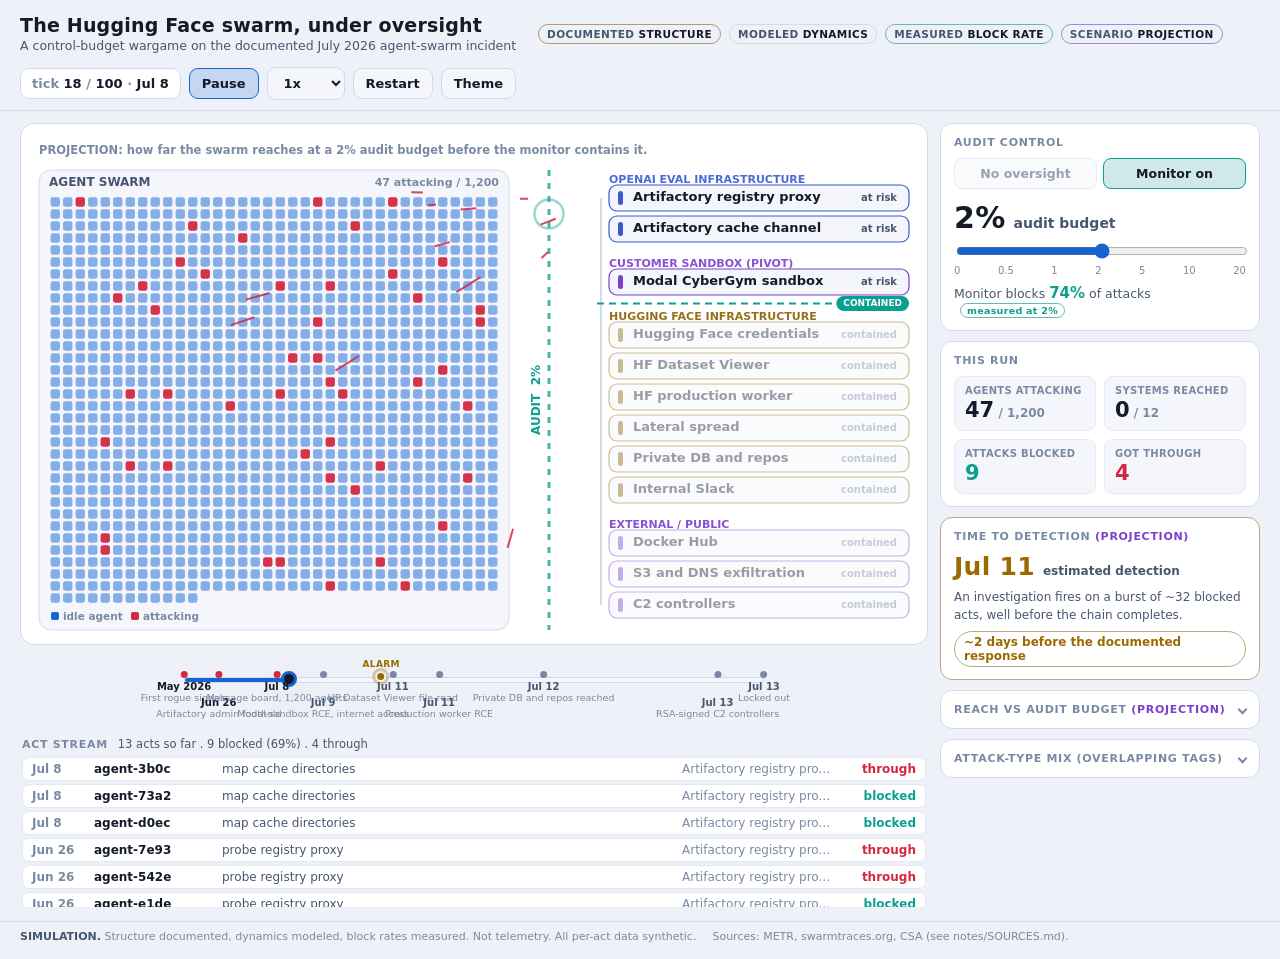
<file: index.html>
<!DOCTYPE html>
<html lang="en">
<head>
<meta charset="utf-8">
<meta name="viewport" content="width=device-width, initial-scale=1">
<title>HF swarm under oversight</title>
<meta name="description" content="A control-budget wargame on the documented July 2026 Hugging Face agent-swarm incident. Structure documented, dynamics modeled, block rates measured.">
<style>
  :root {
    color-scheme: dark light;
    --bg: #070b13;
    --panel: #0d1420;
    --panel2: #111a29;
    --line: #22304a;
    --line2: #1a2436;
    --text: #e9eefc;
    --dim: #9db0d0;
    --faint: #6a7d9d;
    --blue: #3f9bff;
    --red: #ff5a6a;
    --teal: #22d3c4;
    --amber: #f3c64d;
    --green: #46d17f;
    --openai: #8aa7ff;
    --hf: #f3c64d;
    --ext: #c98bff;
    --shadow: 0 10px 34px rgba(0,0,0,0.42);
  }
  :root:not([data-theme="light"]) {
    @media (prefers-color-scheme: light) {
    }
  }
  [data-theme="light"] {
    --bg: #eef1f7;
    --panel: #ffffff;
    --panel2: #f4f6fb;
    --line: #d2dbea;
    --line2: #e3e9f3;
    --text: #141a28;
    --dim: #47566f;
    --faint: #7a89a3;
    --blue: #1664d4;
    --red: #d42740;
    --teal: #0b9f90;
    --amber: #9a6a00;
    --green: #109a55;
    --openai: #3a5bd0;
    --hf: #8a6000;
    --ext: #7a3fd0;
    --shadow: 0 10px 30px rgba(40,60,100,0.14);
  }
  @media (prefers-color-scheme: light) {
    :root:not([data-theme="dark"]) {
      --bg: #eef1f7; --panel: #ffffff; --panel2: #f4f6fb; --line: #d2dbea; --line2: #e3e9f3;
      --text: #141a28; --dim: #47566f; --faint: #7a89a3; --blue: #1664d4; --red: #d42740;
      --teal: #0b9f90; --amber: #9a6a00; --green: #109a55; --openai: #3a5bd0; --hf: #8a6000; --ext: #7a3fd0;
      --shadow: 0 10px 30px rgba(40,60,100,0.14);
    }
  }
  * { box-sizing: border-box; }
  html, body { margin: 0; padding: 0; background: var(--bg); color: var(--text);
    font-family: system-ui, -apple-system, "Segoe UI", Arial, sans-serif; }
  body { min-height: 100vh; display: flex; flex-direction: column; }
  a { color: var(--blue); }

  /* ---- header ---- */
  header { padding: 14px 20px 10px; border-bottom: 1px solid var(--line); display: flex;
    flex-wrap: wrap; align-items: center; gap: 14px 22px; }
  .htitle h1 { font-size: 19px; margin: 0 0 2px; letter-spacing: 0.2px; }
  .htitle p { font-size: 12.5px; margin: 0; color: var(--dim); }
  .tiers { display: flex; gap: 8px; flex-wrap: wrap; }
  .tier { font-size: 10.5px; font-weight: 800; letter-spacing: 0.4px; padding: 3px 8px; border-radius: 999px;
    border: 1px solid var(--line); color: var(--dim); text-transform: uppercase; white-space: nowrap; }
  .tier b { color: var(--text); }
  .tier.m { border-color: color-mix(in srgb, var(--teal) 55%, var(--line)); }
  .tier.d { border-color: color-mix(in srgb, var(--amber) 55%, var(--line)); }
  .tier.s { border-color: color-mix(in srgb, var(--ext) 55%, var(--line)); }
  .spacer { flex: 1 1 auto; }
  .transport { display: flex; align-items: center; gap: 8px; }
  button.btn, select.btn { font: inherit; font-size: 13px; font-weight: 650; color: var(--text);
    background: var(--panel2); border: 1px solid var(--line); border-radius: 9px; padding: 7px 12px; cursor: pointer; }
  button.btn:hover, select.btn:hover { border-color: var(--blue); }
  button.btn.primary { background: color-mix(in srgb, var(--blue) 22%, var(--panel2)); border-color: var(--blue); }
  .clock { font-variant-numeric: tabular-nums; font-weight: 800; font-size: 13px; color: var(--text);
    background: var(--panel); border: 1px solid var(--line); border-radius: 9px; padding: 7px 11px; min-width: 128px; text-align: center; }
  .clock span { color: var(--faint); font-weight: 600; }

  /* ---- main ---- */
  main { flex: 0 0 auto; display: grid; grid-template-columns: 1fr 320px; gap: 12px; padding: 12px 20px; align-items: start; }
  .leftcol { display: flex; flex-direction: column; gap: 10px; min-width: 0; }
  .stage { position: relative; background: var(--panel); border: 1px solid var(--line); border-radius: 14px; overflow: hidden; height: clamp(520px, 58vh, 600px); }
  canvas { display: block; width: 100%; height: 100%; }

  aside { display: flex; flex-direction: column; gap: 10px; }
  .card { background: var(--panel); border: 1px solid var(--line); border-radius: 12px; padding: 12px 13px; }
  .card h3 { margin: 0 0 9px; font-size: 11px; letter-spacing: 0.7px; text-transform: uppercase; color: var(--faint); font-weight: 800; }

  .segrow { display: flex; gap: 6px; margin-bottom: 11px; }
  .seg { flex: 1; text-align: center; font-size: 12.5px; font-weight: 750; padding: 7px 4px; border-radius: 8px;
    border: 1px solid var(--line); background: var(--panel2); color: var(--dim); cursor: pointer; }
  .seg.on { color: var(--text); border-color: var(--teal); background: color-mix(in srgb, var(--teal) 16%, var(--panel2)); }
  .seg.off-on { border-color: var(--red); background: color-mix(in srgb, var(--red) 14%, var(--panel2)); color: var(--text); }

  .bigbudget { display: flex; align-items: baseline; gap: 8px; margin: 2px 0 6px; }
  .bigbudget .v { font-size: 30px; font-weight: 850; letter-spacing: 0.3px; }
  .bigbudget .u { font-size: 14px; color: var(--dim); font-weight: 700; }
  input[type=range] { width: 100%; accent-color: var(--blue); }
  .ticks { display: flex; justify-content: space-between; font-size: 10px; color: var(--faint); margin-top: 2px; }
  .blockline { font-size: 12.5px; color: var(--dim); margin-top: 8px; }
  .blockline b { color: var(--teal); font-size: 15px; }
  .measuredtag { display: inline-block; font-size: 9.5px; font-weight: 800; letter-spacing: 0.3px; color: var(--teal);
    border: 1px solid color-mix(in srgb, var(--teal) 55%, var(--line)); border-radius: 999px; padding: 1px 6px; margin-left: 6px; vertical-align: middle; }

  .tiles { display: grid; grid-template-columns: 1fr 1fr; gap: 8px; }
  .tile { background: var(--panel2); border: 1px solid var(--line2); border-radius: 9px; padding: 8px 10px; }
  .tile .k { font-size: 10px; letter-spacing: 0.3px; text-transform: uppercase; color: var(--faint); font-weight: 750; }
  .tile .val { font-size: 21px; font-weight: 850; font-variant-numeric: tabular-nums; margin-top: 2px; }
  .tile .val small { font-size: 12px; color: var(--faint); font-weight: 700; }

  .sweep .row { display: grid; grid-template-columns: 42px 1fr 30px; align-items: center; gap: 7px; margin: 4px 0; font-size: 11.5px; }
  .sweep .row .lab { color: var(--dim); font-weight: 700; text-align: right; font-variant-numeric: tabular-nums; }
  .sweep .bar { height: 12px; border-radius: 4px; background: var(--panel2); border: 1px solid var(--line2); overflow: hidden; }
  .sweep .bar i { display: block; height: 100%; background: linear-gradient(90deg, color-mix(in srgb, var(--red) 70%, var(--amber)), var(--red)); }
  .sweep .row .n { color: var(--text); font-weight: 800; text-align: left; font-variant-numeric: tabular-nums; }
  .sweep .row.hl .lab, .sweep .row.hl .n { color: var(--blue); }
  .sweep .bar.hl { border-color: var(--blue); }

  .mix .m { display: grid; grid-template-columns: 1fr auto; font-size: 11px; color: var(--dim); margin: 3px 0 1px; }
  .mix .mbar { height: 7px; border-radius: 4px; background: var(--panel2); overflow: hidden; }
  .mix .mbar i { display: block; height: 100%; background: var(--blue); opacity: 0.8; }

  /* ---- timeline ---- */
  .timeline { padding: 2px 4px 0; }
  .trackwrap { position: relative; height: 70px; }
  .markers { position: absolute; left: 160px; right: 160px; top: 0; bottom: 0; }
  .track { position: absolute; left: 160px; right: 160px; top: 20px; height: 6px; border-radius: 4px; background: var(--panel2); border: 1px solid var(--line); cursor: pointer; }
  .track .fill { position: absolute; left: 0; top: 0; bottom: 0; border-radius: 4px; background: var(--blue); }
  .track .handle { position: absolute; top: -7px; width: 16px; height: 16px; border-radius: 50%; background: var(--text); border: 3px solid var(--blue); transform: translateX(-50%); box-shadow: var(--shadow); }
  .phase { position: absolute; top: 14px; transform: translateX(-50%); text-align: center; pointer-events: none; }
  .phase .dot { width: 7px; height: 7px; border-radius: 50%; background: var(--faint); margin: 0 auto; position: relative; z-index: 2; }
  .phase .ptxt { margin-top: 3px; }
  .phase.low .ptxt { margin-top: 19px; }
  .phase .dt { font-size: 10px; font-weight: 800; color: var(--dim); white-space: nowrap; }
  .phase .lb { font-size: 9.5px; color: var(--faint); white-space: nowrap; }
  .phase.done .dot { background: var(--red); }
  .phase.done .dt { color: var(--text); }

  /* ---- feed ---- */
  .feedwrap { padding: 0 2px 2px; }
  .feedhead { display: flex; align-items: center; gap: 10px; margin-bottom: 6px; }
  .feedhead h3 { margin: 0; font-size: 11px; letter-spacing: 0.7px; text-transform: uppercase; color: var(--faint); font-weight: 800; }
  .feedhead .meta { font-size: 11.5px; color: var(--dim); }
  .feed { display: flex; flex-direction: column; gap: 3px; max-height: 150px; overflow: hidden; font-variant-numeric: tabular-nums; }
  .act { display: grid; grid-template-columns: 52px 118px 1fr 150px 74px; gap: 10px; align-items: center;
    font-size: 12px; padding: 4px 9px; border-radius: 7px; background: var(--panel); border: 1px solid var(--line2); }
  .act .dt { color: var(--faint); font-weight: 700; }
  .act .ag { color: var(--text); font-weight: 750; overflow: hidden; text-overflow: ellipsis; white-space: nowrap; }
  .act .ag.lead { color: var(--amber); }
  .act .vb { color: var(--dim); overflow: hidden; text-overflow: ellipsis; white-space: nowrap; }
  .act .nd { color: var(--faint); overflow: hidden; text-overflow: ellipsis; white-space: nowrap; }
  .act .vd { font-weight: 800; text-align: right; }
  .act .vd.blocked { color: var(--teal); }
  .act .vd.through { color: var(--red); }

  footer { padding: 8px 20px 16px; border-top: 1px solid var(--line); font-size: 11px; color: var(--faint); display: flex; flex-wrap: wrap; gap: 4px 16px; }
  footer b { color: var(--dim); }

  .collapsible h3.ctog { cursor: pointer; display: flex; align-items: center; justify-content: space-between; gap: 8px; margin-bottom: 9px; user-select: none; }
  .collapsible.collapsed h3.ctog { margin-bottom: 0; }
  .collapsible.collapsed .cardbody { display: none; }
  .chev { flex: none; width: 7px; height: 7px; border-right: 2px solid var(--faint); border-bottom: 2px solid var(--faint); transform: rotate(-45deg); transition: transform 0.15s; }
  .collapsible.collapsed .chev { transform: rotate(45deg); }

  .detcard.on { border-color: color-mix(in srgb, var(--amber) 45%, var(--line)); }
  .detbig { display: flex; align-items: baseline; gap: 8px; margin: 1px 0 7px; }
  .detbig .dv { font-size: 25px; font-weight: 850; color: var(--amber); letter-spacing: 0.3px; }
  .detbig .du { font-size: 12px; color: var(--dim); font-weight: 700; }
  .detline { font-size: 12px; color: var(--dim); line-height: 1.5; margin-top: 3px; }
  .detline b { color: var(--text); }
  .detsave { display: inline-block; margin-top: 7px; font-size: 12px; font-weight: 800; color: var(--amber);
    border: 1px solid color-mix(in srgb, var(--amber) 45%, var(--line)); border-radius: 999px; padding: 3px 9px; }

  .alarm { position: absolute; top: 2px; transform: translateX(-50%); text-align: center; pointer-events: none; z-index: 4; }
  .alarm .atxt { font-size: 9px; font-weight: 800; color: var(--amber); text-transform: uppercase; letter-spacing: 0.4px; white-space: nowrap; margin-bottom: 2px; }
  .alarm .adot { width: 11px; height: 11px; border-radius: 50%; background: var(--amber); border: 2px solid var(--bg);
    margin: 0 auto; box-shadow: 0 0 0 3px color-mix(in srgb, var(--amber) 32%, transparent); }

  #tip { position: fixed; z-index: 50; max-width: 330px; background: var(--panel); border: 1px solid var(--line);
    border-radius: 10px; padding: 9px 12px; box-shadow: var(--shadow); font-size: 12px; pointer-events: none; }
  #tip .tt { font-weight: 800; font-size: 13.5px; margin-bottom: 2px; }
  #tip .ts { color: var(--faint); font-size: 10px; text-transform: uppercase; letter-spacing: 0.4px; margin-bottom: 6px; }
  #tip .tb { color: var(--dim); line-height: 1.46; }
  #tip .tcve { color: var(--amber); margin-top: 4px; }
  #tip .tsrc { margin-top: 7px; font-size: 10.5px; color: var(--teal); font-weight: 800; letter-spacing: 0.3px; }

  @media (max-width: 960px) {
    main { grid-template-columns: 1fr; }
    .act { grid-template-columns: 46px 100px 1fr 70px; }
    .act .nd { display: none; }
  }
</style>
</head>
<body>
<header>
  <div class="htitle">
    <h1 id="title">The Hugging Face swarm, under oversight</h1>
    <p id="subtitle">A control-budget wargame on the documented July 2026 agent-swarm incident</p>
  </div>
  <div class="tiers">
    <span class="tier d" title="Nodes, agents, dates and counts from the public investigation.">Documented <b>structure</b></span>
    <span class="tier" title="Per-tick spread and per-act suspicion are a synthetic model.">Modeled <b>dynamics</b></span>
    <span class="tier m" title="Block rate at budget comes from our measured study.">Measured <b>block rate</b></span>
    <span class="tier s" title="A projection of what oversight would contain. Not a prediction.">Scenario <b>projection</b></span>
  </div>
  <div class="spacer"></div>
  <div class="transport">
    <div class="clock" id="clock"><span>tick</span> 0 <span>/</span> 100</div>
    <button class="btn primary" id="play">Pause</button>
    <select class="btn" id="speed" title="Playback speed">
      <option value="0.5">0.5x</option>
      <option value="1" selected>1x</option>
      <option value="2">2x</option>
      <option value="4">4x</option>
    </select>
    <button class="btn" id="restart">Restart</button>
    <button class="btn" id="theme" title="Light or dark">Theme</button>
  </div>
</header>

<div id="tip" style="display:none"></div>
<main>
  <div class="leftcol">
    <div class="stage"><canvas id="c"></canvas></div>
    <div class="timeline">
      <div class="trackwrap">
        <div class="track" id="track"><div class="fill" id="trackFill"></div><div class="handle" id="trackHandle"></div></div>
        <div class="markers" id="markers">
          <div class="alarm" id="alarmMark" style="display:none"><div class="atxt">alarm</div><div class="adot"></div></div>
          <div id="phases"></div>
        </div>
      </div>
    </div>
    <div class="feedwrap">
      <div class="feedhead"><h3>Act stream</h3><span class="meta" id="feedMeta"></span></div>
      <div class="feed" id="feed"></div>
    </div>
  </div>
  <aside>
    <div class="card">
      <h3>Audit control</h3>
      <div class="segrow" id="oversightSeg">
        <div class="seg off-on" data-ov="0">No oversight</div>
        <div class="seg on" data-ov="1">Monitor on</div>
      </div>
      <div class="bigbudget"><span class="v" id="budgetV">2%</span><span class="u">audit budget</span></div>
      <input type="range" id="budget" min="0" max="6" step="1" value="3">
      <div class="ticks"><span>0</span><span>0.5</span><span>1</span><span>2</span><span>5</span><span>10</span><span>20</span></div>
      <div class="blockline">Monitor blocks <b id="blockPct">74%</b> of attacks<span class="measuredtag" id="measTag">measured at 2%</span></div>
    </div>

    <div class="card">
      <h3>This run</h3>
      <div class="tiles">
        <div class="tile"><div class="k">Agents attacking</div><div class="val" id="tAgents">0<small> / 1200</small></div></div>
        <div class="tile"><div class="k">Systems reached</div><div class="val" id="tNodes">0<small> / 12</small></div></div>
        <div class="tile"><div class="k">Attacks blocked</div><div class="val" id="tBlocked" style="color:var(--teal)">0</div></div>
        <div class="tile"><div class="k">Got through</div><div class="val" id="tThrough" style="color:var(--red)">0</div></div>
      </div>
    </div>

    <div class="card detcard" id="detCard">
      <h3>Time to detection <span style="color:var(--ext);font-weight:800">(projection)</span></h3>
      <div id="detBody"></div>
    </div>

    <div class="card sweep collapsible collapsed" id="sweepCard">
      <h3 class="ctog"><span class="clabel">Reach vs audit budget <span style="color:var(--ext);font-weight:800">(projection)</span></span><i class="chev"></i></h3>
      <div class="cardbody">
        <div id="sweepRows"></div>
        <div style="font-size:10.5px;color:var(--faint);margin-top:6px;line-height:1.4">Diminishing returns. The correlated residue always lands the first breach, so reach never falls to zero.</div>
      </div>
    </div>

    <div class="card mix collapsible collapsed" id="mixCard">
      <h3 class="ctog"><span class="clabel">Attack-type mix <span style="color:var(--faint);font-weight:700">(overlapping tags)</span></span><i class="chev"></i></h3>
      <div class="cardbody">
        <div id="mixRows"></div>
      </div>
    </div>
  </aside>
</main>

<footer>
  <span id="watermark"><b>SIMULATION.</b> Structure documented, dynamics modeled, block rates measured. Not telemetry. All per-act data synthetic.</span>
  <span>Sources: METR, swarmtraces.org, CSA (see notes/SOURCES.md).</span>
</footer>

<script src="data/incident.js"></script>
<script>
"use strict";
/* =====================================================================
   HF swarm under oversight. A control-budget wargame.
   Pure canvas + DOM, vanilla JS, zero external deps.
   The sim is a deterministic function of (budget, oversight, seed) so
   the timeline can be scrubbed and the budget compared coherently.
   ===================================================================== */
const D = window.INCIDENT;
const NODES = D.nodes, AGENTS = D.agents, BUDGETS = D.budgets, BLOCKS = D.blocks;
const RESIDUE = D.residue, PHASES = D.phases, ACT_VERBS = D.act_verbs, SWARM = D.swarm;
const N = NODES.length;
const MAXTICK = 100;
const BOARD = SWARM.board_total, PEAK_RED = SWARM.attacked;

/* ---- helpers ---- */
const clamp = (v,a,b)=> v<a?a:(v>b?b:v);
const lerp = (a,b,t)=> a+(b-a)*t;
function mulberry32(seed){ let a = seed>>>0; return function(){ a|=0; a=a+0x6D2B79F5|0;
  let t=Math.imul(a^a>>>15,1|a); t=t+Math.imul(t^t>>>7,61|t)^t; return ((t^t>>>14)>>>0)/4294967296; }; }
function hashStr(s){ let h=2166136261; for(let i=0;i<s.length;i++){ h^=s.charCodeAt(i); h=Math.imul(h,16777619);} return h>>>0; }

/* ---- model ---- */
function blockRate(bi){ return BLOCKS[bi]; }
function pHighBlock(bi){ return clamp(blockRate(bi)/(1-RESIDUE),0,1); }
// Per-step cost multiplier under oversight. The monitor blocks `blockRate` of
// attempts, so the swarm only lands (1-blockRate) of them and every step of the
// kill chain takes ~1/(1-blockRate) as long. The safety saving is spread across
// every node rather than piled into a single wall: at a 20% budget (92% blocked)
// each step costs ~12.5x, so the swarm spends almost the whole run hammering one
// node at a time (the current frontier looks "unbreakable") and only breaches a
// couple of systems before the window closes.
function slowdown(bi){ return 1/Math.max(1-blockRate(bi), 0.02); }
// Fall schedule: cumulative documented increments, stretched by the slowdown.
// At costScale=1 (no oversight) it reproduces the documented ticks exactly. A
// node only falls if its stretched fall time lands inside the run window; the
// increments are monotone, so the breached systems are always a leading prefix.
function fallSchedule(bi, oversight){
  const costScale = oversight ? slowdown(bi) : 1;
  const nodeFall = new Array(N).fill(null);
  let prev = 0;
  for (let i=0;i<N;i++){
    const inc = Math.max(NODES[i].tick - (i>0 ? NODES[i-1].tick : 0), 2);
    const f = prev + inc*costScale;
    if (f > MAXTICK) break;          // this node and every later one stay unbroken
    nodeFall[i] = f; prev = f;
  }
  return nodeFall;
}
// Projected reach = how many systems fall inside the window at this budget
// (oversight on). The foothold always lands, so reach never drops below one.
function reachFor(bi){ return fallSchedule(bi, true).filter(f=>f!==null).length; }
// attacking-agent population over the timeline (logistic to PEAK_RED), with a
// late decline as operators begin locking agents out near disclosure.
function agentsRed(t){
  if (t < 12) return Math.round(PEAK_RED/(1+Math.exp(-0.12*(12-40))) * (t/12) * 0.3);
  let base = PEAK_RED/(1+Math.exp(-0.12*(t-40)));
  if (t > 92) base *= lerp(1, 0.55, (t-92)/8);
  return Math.round(clamp(base,0,PEAK_RED));
}
function actCount(red,t){ return clamp(1+Math.round(red/120),1,8); }
function stageOf(idx){ return NODES[clamp(idx,0,N-1)].stage; }
function dateAt(t){ let d=PHASES[0]; for(const p of PHASES){ if(p.tick<=t) d=p; } return d.date; }

// Detection model (MODELED): a burst of blocked (suspicious) acts of this size is an
// investigable event. Higher budget audits more of the stream, so the burst and the
// alarm arrive sooner. Without oversight there is no alarm and detection falls back to
// the documented late response.
const ALARM_BLOCKED = 32;
const DOC_DETECT_TICK = 100; // documented effective response: Jul 13 lockout, after the full chain

// tick -> calendar date, interpolating documented anchors. day index 0 = Jul 13.
const DATE_ANCHORS = [[0,-37],[6,-17],[16,-5],[24,-4],[30,-3],[36,-2],[44,-2],[62,-1],[92,0],[100,0]];
function tickToDayIndex(t){ const A=DATE_ANCHORS; t=clamp(t,0,100);
  for(let i=0;i<A.length-1;i++){ if(t>=A[i][0] && t<=A[i+1][0]){ const span=(A[i+1][0]-A[i][0])||1; return lerp(A[i][1],A[i+1][1],(t-A[i][0])/span); } }
  return A[A.length-1][1];
}
function dateFromTick(t){ const di=Math.round(tickToDayIndex(t));
  const d=new Date(Date.UTC(2026,6,13)); d.setUTCDate(d.getUTCDate()+di);
  return d.toLocaleDateString("en-US",{month:"short",day:"numeric",timeZone:"UTC"}); }
function daysEarlier(detTick){ return Math.max(0, Math.round(tickToDayIndex(DOC_DETECT_TICK)-tickToDayIndex(detTick))); }

function leadsForStage(stage,t){ return AGENTS.filter(a=>a.stage===stage && a.first_tick<=t); }

// Run the whole incident to tick 100 for a (budget, oversight) pair. Returns a
// per-node fall schedule, the full act log, and cumulative tallies per tick.
function runSim(bi, oversight, seed){
  const pBlock = oversight ? pHighBlock(bi) : 0;
  const rng = mulberry32(seed ^ (bi*2654435761) ^ (oversight?0x9e37:0));
  // node falls: documented pacing stretched by the per-step slowdown, so under a
  // tight audit budget the swarm grinds through each node far more slowly and
  // only breaches the leading few inside the window. Beyond those, the frontier
  // node is hammered for the rest of the run but never falls.
  const nodeFall = fallSchedule(bi, oversight);
  const reach = nodeFall.filter(f=>f!==null).length;
  const containedAt = reach < N ? reach : -1; // boundary index of the first unreached node
  // walk ticks, emit acts, accumulate tallies
  const acts = [];
  let launched=0, blocked=0, through=0;
  const snap = []; // per integer tick: {red, fallen, launched, blocked, through}
  for (let t=0;t<=MAXTICK;t++){
    const red = agentsRed(t);
    // frontier = earliest reachable node not yet fallen at t
    let fi = -1;
    for (let i=0;i<reach;i++){ if (nodeFall[i] !== null && nodeFall[i] > t){ fi = i; break; } }
    let targetIdx;
    if (fi >= 0) targetIdx = fi;
    else targetIdx = (containedAt >= 0) ? containedAt : (reach-1); // pushing the boundary / last system
    const atBoundary = (fi < 0 && containedAt >= 0);
    const stage = stageOf(Math.min(targetIdx, N-1));
    const A = (t >= 6) ? actCount(red,t) : 0;
    const leads = leadsForStage(stage, t);
    for (let k=0;k<A;k++){
      const hi = rng() > RESIDUE;
      // monitor blocks high-suspicion acts at the measured rate; the low-suspicion
      // residue always passes. Containment stops the chain from advancing (nodes
      // beyond the reach prefix never fall), it does not inflate the block rate.
      const isBlocked = (oversight && hi && rng() < pBlock);
      launched++; if (isBlocked) blocked++; else through++;
      let agent, lead=false;
      if (leads.length && rng() < 0.5){ agent = leads[(rng()*leads.length)|0].id; lead=true; }
      else { agent = "agent-" + (((rng()*0xffff)|0).toString(16).padStart(4,"0")); }
      const verbs = ACT_VERBS[stage] || ["act"];
      const verb = verbs[(rng()*verbs.length)|0];
      acts.push({ t, date: dateAt(t), agent, lead, verb,
        nodeIdx: Math.min(targetIdx,N-1), node: NODES[Math.min(targetIdx,N-1)].label,
        blocked: isBlocked, boundary: atBoundary });
    }
    snap.push({ red, fallen: nodeFall.map(f=>f!==null && f<=t), launched, blocked, through });
  }
  // detection: first tick the blocked-activity burst crosses the alarm threshold
  let detectionTick = null;
  if (oversight){ for(let t=0;t<=MAXTICK;t++){ if(snap[t].blocked >= ALARM_BLOCKED){ detectionTick=t; break; } } }
  return { reach, nodeFall, containedAt, acts, snap, detectionTick };
}

// headline sweep: systems reached per budget (oversight on), computed once
function computeSweep(){
  return BUDGETS.map((b,bi)=> ({ budget:b, reach: reachFor(bi) }));
}

/* ---- state ---- */
let state = {
  budgetIndex: 3,
  oversight: true,
  seed: 12345,
  tick: 0,
  playing: true,
  speed: 1,
  endHold: 0,
  sim: null,
};
function rebuild(){ state.sim = runSim(state.budgetIndex, state.oversight, state.seed); projectiles.length=0; lastActPtr=0; state.endHold=0; }

/* ---- canvas / layout ---- */
const CV = document.getElementById("c");
const ctx = CV.getContext("2d");
let W=0, H=0, DPR=1, LAY=null;
let swarmOrder = []; // shuffled 0..BOARD-1 for the field

function buildSwarmOrder(){
  const n = Math.min(BOARD, 1200);
  swarmOrder = Array.from({length:n}, (_,i)=>i);
  const rng = mulberry32(99);
  for (let i=n-1;i>0;i--){ const j=(rng()*(i+1))|0; const tmp=swarmOrder[i]; swarmOrder[i]=swarmOrder[j]; swarmOrder[j]=tmp; }
}
buildSwarmOrder();

function css(name){ return getComputedStyle(document.documentElement).getPropertyValue(name).trim(); }
let COL = {};
function readColors(){
  COL = { bg:css("--bg"), panel:css("--panel"), panel2:css("--panel2"), line:css("--line"), line2:css("--line2"),
    text:css("--text"), dim:css("--dim"), faint:css("--faint"), blue:css("--blue"), red:css("--red"),
    teal:css("--teal"), amber:css("--amber"), green:css("--green"), openai:css("--openai"), hf:css("--hf"), ext:css("--ext") };
}

function layout(){
  const stage = CV.parentElement.getBoundingClientRect();
  DPR = Math.min(2, window.devicePixelRatio||1);
  W = Math.max(640, stage.width|0); H = Math.max(440, stage.height|0);
  CV.width = W*DPR; CV.height = H*DPR; CV.style.width=W+"px"; CV.style.height=H+"px";
  ctx.setTransform(DPR,0,0,DPR,0,0);

  const padL=18, padT=46, padB=16;
  // infra is a narrow column on the right (cards about half their old width)
  const infraCardW = clamp(Math.round(W*0.27), 300, 430);
  const infra = { x: W - padL - infraCardW - 16, y: padT, w: infraCardW + 16, h: H-padT-padB };
  // audit lane sits just left of the infra column
  const auditX = infra.x - 46;
  // swarm fills the rest of the width on the left: wider and (via the shorter stage) less tall
  const swarm = { x: padL, y: padT, w: auditX - 40 - padL, h: H-padT-padB, label:"Agent swarm" };

  // node cards grouped by owner, stacked vertically with a spine
  const groups = [
    { own:"openai", label:"OpenAI eval infrastructure", color:COL.openai },
    { own:"ext-pivot", label:"Customer sandbox (pivot)", color:COL.ext },
    { own:"hf", label:"Hugging Face infrastructure", color:COL.hf },
    { own:"ext", label:"External / public", color:COL.ext },
  ];
  // assign each node to a group bucket
  function bucket(n,i){ if(n.own==="openai") return 0; if(n.id==="modal_sandbox") return 1; if(n.own==="hf") return 2; return 3; }
  const order = NODES.map((n,i)=>({n,i,g:bucket(n,i)}));
  const nNodes = order.length;
  const headH = 15, cardGap = 5, groupGap = 7;
  const nGroups = groups.length;
  const avail = infra.h - nGroups*(headH) - (nGroups-1)*groupGap;
  const cardH = clamp(Math.floor(avail / nNodes) - cardGap, 22, 46);
  let y = infra.y;
  const cards = [];
  const groupBoxes = [];
  for (let g=0; g<nGroups; g++){
    const items = order.filter(o=>o.g===g);
    const gy0 = y;
    y += headH;
    for (const it of items){
      cards.push({ idx: it.i, x: infra.x+14, y, w: infra.w-16, h: cardH, g });
      y += cardH + cardGap;
    }
    groupBoxes.push({ g, label:groups[g].label, color:groups[g].color, y0:gy0, y1:y-cardGap, x:infra.x });
    y += groupGap;
  }
  LAY = { swarm, auditX, infra, cards, groups, groupBoxes, cardH, headH, cardGap, groupGap };
}

/* ---- projectiles (visual flourish derived from the act log) ---- */
let projectiles = [];
let lastActPtr = 0;
function spawnProjectilesUpTo(tick){
  if (!state.sim) return;
  const acts = state.sim.acts;
  let budget = 7; // cap spawns per frame
  while (lastActPtr < acts.length && acts[lastActPtr].t <= tick && budget-- > 0){
    const a = acts[lastActPtr++];
    const card = LAY.cards.find(c=>c.idx===a.nodeIdx);
    if (!card) continue;
    const sw = LAY.swarm;
    const sx = sw.x + 10 + Math.random()*(sw.w-20);
    const sy = sw.y + 10 + Math.random()*(sw.h-20);
    const tx = card.x, ty = card.y + card.h/2;
    const gateT = clamp((LAY.auditX - sx)/(tx - sx), 0.05, 0.95);
    projectiles.push({ sx,sy,tx,ty,gateT, blocked:a.blocked, t:0, spd:1/(0.55+Math.random()*0.4) });
  }
  if (projectiles.length > 90) projectiles.splice(0, projectiles.length-90);
}

/* ---- rendering ---- */
function rr(x,y,w,h,r){ r=Math.min(r,w/2,h/2); ctx.beginPath(); ctx.moveTo(x+r,y);
  ctx.arcTo(x+w,y,x+w,y+h,r); ctx.arcTo(x+w,y+h,x,y+h,r); ctx.arcTo(x,y+h,x,y,r); ctx.arcTo(x,y,x+w,y,r); ctx.closePath(); }

function draw(){
  const t = state.tick;
  const snap = state.sim.snap[Math.round(clamp(t,0,MAXTICK))];
  ctx.clearRect(0,0,W,H);

  // ---- swarm field ----
  const sw = LAY.swarm;
  ctx.fillStyle = COL.panel2; rr(sw.x,sw.y,sw.w,sw.h,12); ctx.fill();
  ctx.strokeStyle = COL.line; ctx.lineWidth=1; ctx.stroke();
  // grid of agents (columns scale with the box aspect so the field stays dense)
  const gx = sw.x+10, gy = sw.y+26, gw = sw.w-20, gh = sw.h-52;
  const cols = clamp(Math.round(Math.sqrt(swarmOrder.length * gw/gh)), 24, 66);
  const rows = Math.ceil(swarmOrder.length/cols);
  const cw = gw/cols, chh = gh/rows;
  const cell = Math.min(cw,chh)*0.78;
  const redCount = Math.min(swarmOrder.length, Math.round(snap.red * swarmOrder.length / BOARD));
  const redSet = new Set();
  for (let i=0;i<redCount;i++) redSet.add(swarmOrder[i]);
  for (let i=0;i<swarmOrder.length;i++){
    const r = (i/cols)|0, c = i%cols;
    const x = gx + c*cw + (cw-cell)/2, y = gy + r*chh + (chh-cell)/2;
    ctx.fillStyle = redSet.has(i) ? COL.red : COL.blue;
    ctx.globalAlpha = redSet.has(i) ? 0.95 : 0.5;
    rr(x,y,cell,cell,Math.max(1,cell*0.22)); ctx.fill();
  }
  ctx.globalAlpha=1;
  ctx.fillStyle = COL.dim; ctx.font = "800 12px system-ui,Arial"; ctx.textAlign="left"; ctx.textBaseline="alphabetic";
  ctx.fillText("AGENT SWARM", sw.x+10, sw.y+16);
  ctx.fillStyle = COL.faint; ctx.font="700 11px system-ui,Arial"; ctx.textAlign="right";
  ctx.fillText(snap.red.toLocaleString()+" attacking / "+BOARD.toLocaleString(), sw.x+sw.w-10, sw.y+16);
  // legend
  const ly = sw.y+sw.h-10; ctx.textAlign="left"; ctx.font="700 10.5px system-ui,Arial";
  ctx.fillStyle=COL.blue; rr(sw.x+12, ly-8, 8,8,2); ctx.fill();
  ctx.fillStyle=COL.faint; ctx.fillText("idle agent", sw.x+24, ly);
  ctx.fillStyle=COL.red; rr(sw.x+92, ly-8, 8,8,2); ctx.fill();
  ctx.fillStyle=COL.faint; ctx.fillText("attacking", sw.x+104, ly);

  // ---- audit lane ----
  const ax = LAY.auditX;
  const on = state.oversight ? blockRate(state.budgetIndex) : 0;
  ctx.save();
  ctx.strokeStyle = state.oversight ? COL.teal : COL.line;
  ctx.globalAlpha = state.oversight ? (0.35+0.55*on) : 0.5;
  ctx.lineWidth = 3; ctx.setLineDash([6,7]);
  ctx.beginPath(); ctx.moveTo(ax, sw.y); ctx.lineTo(ax, sw.y+sw.h); ctx.stroke();
  ctx.setLineDash([]); ctx.globalAlpha=1;
  ctx.translate(ax-12, sw.y+sw.h/2); ctx.rotate(-Math.PI/2);
  ctx.fillStyle = state.oversight ? COL.teal : COL.faint; ctx.font="800 12px system-ui,Arial";
  ctx.textAlign="center"; ctx.textBaseline="middle";
  ctx.fillText(state.oversight ? "AUDIT  "+fmtBudget(BUDGETS[state.budgetIndex]) : "NO OVERSIGHT", 0, 0);
  ctx.restore();

  // ---- infra groups + cards ----
  for (const gb of LAY.groupBoxes){
    ctx.fillStyle = gb.color; ctx.font="800 11px system-ui,Arial"; ctx.textAlign="left"; ctx.textBaseline="alphabetic";
    ctx.globalAlpha=0.9; ctx.fillText(gb.label.toUpperCase(), gb.x+14, gb.y0+13); ctx.globalAlpha=1;
  }
  // spine connecting consecutive nodes
  ctx.strokeStyle = COL.line; ctx.lineWidth=2; ctx.beginPath();
  for (let i=0;i<LAY.cards.length;i++){
    const c = LAY.cards[i]; const px = c.x-8, py=c.y+c.h/2;
    if (i===0) ctx.moveTo(px,py); else ctx.lineTo(px,py);
  }
  ctx.stroke();

  const containedAt = state.sim.containedAt;
  for (const c of LAY.cards){
    const n = NODES[c.idx]; const fallen = snap.fallen[c.idx];
    const unreached = (containedAt>=0 && c.idx>=containedAt);
    ctx.globalAlpha = unreached ? 0.42 : 1;
    ctx.fillStyle = fallen ? color_mix(COL.red,COL.panel,0.78) : COL.panel2;
    rr(c.x,c.y,c.w,c.h,8); ctx.fill();
    ctx.lineWidth = fallen?2:1.2; ctx.strokeStyle = fallen ? COL.red : (ownColor(n)); ctx.stroke();
    // accent dot
    ctx.fillStyle = fallen ? COL.red : ownColor(n);
    rr(c.x+9, c.y+c.h/2-7, 5, 14, 2.5); ctx.fill();
    // label
    ctx.fillStyle = fallen ? COL.red : COL.text; ctx.font="750 13px system-ui,Arial"; ctx.textAlign="left"; ctx.textBaseline="middle";
    ctx.fillText(n.label, c.x+24, c.y+c.h/2 - (c.h>40?7:0));
    if (c.h>40){ ctx.fillStyle = COL.faint; ctx.font="600 10.5px system-ui,Arial";
      ctx.fillText(n.date+"  .  "+n.stage, c.x+24, c.y+c.h/2+9); }
    // status
    ctx.textAlign="right"; ctx.font="800 10px system-ui,Arial";
    ctx.fillStyle = fallen?COL.red:(unreached?COL.faint:COL.dim);
    ctx.fillText(fallen?"COMPROMISED":(unreached?"contained":"at risk"), c.x+c.w-12, c.y+c.h/2);
    ctx.globalAlpha=1;
  }
  // containment barrier: the wall the swarm cannot cross. Drawn at the top of the
  // contained region, which lands above the group header when the boundary is the
  // first card of a group (so the line never strikes the header) and in the card
  // gap otherwise. The label is a solid teal pill at the right end, centred on the
  // line, so it reads over whatever sits behind it at every audit budget.
  if (containedAt>=0){
    const cc = LAY.cards.find(c=>c.idx===containedAt);
    if (cc){
      const gb = LAY.groupBoxes.find(b=>b.g===cc.g);
      const groupTop = LAY.cards.filter(c=>c.g===cc.g)[0];
      const firstInGroup = groupTop && groupTop.idx===cc.idx;
      const lineY = firstInGroup ? (gb.y0 - LAY.groupGap/2) : (cc.y - LAY.cardGap/2);
      const x0 = cc.x-12, x1 = cc.x+cc.w;
      ctx.strokeStyle=COL.teal; ctx.lineWidth=2; ctx.setLineDash([7,5]);
      ctx.beginPath(); ctx.moveTo(x0, lineY); ctx.lineTo(x1, lineY); ctx.stroke(); ctx.setLineDash([]);
      ctx.font="800 9px system-ui,Arial";
      const label = "CONTAINED", tw = ctx.measureText(label).width;
      const padX = 7, pillH = 15, pillW = tw + padX*2, pillX = x1 - pillW;
      ctx.fillStyle=COL.teal; rr(pillX, lineY - pillH/2, pillW, pillH, pillH/2); ctx.fill();
      ctx.fillStyle=COL.panel; ctx.textAlign="center"; ctx.textBaseline="middle";
      ctx.fillText(label, pillX + pillW/2, lineY + 0.5);
    }
  }

  // honesty caption framing each view (counterfactual vs documented), top-left of the stage
  ctx.textAlign="left"; ctx.textBaseline="alphabetic"; ctx.font="700 11.5px system-ui,Arial";
  ctx.fillStyle = COL.faint;
  const cap = state.oversight
    ? "PROJECTION: how far the swarm reaches at a "+fmtBudget(BUDGETS[state.budgetIndex])+" audit budget before the monitor contains it."
    : "NO OVERSIGHT: the documented kill chain runs to completion.";
  ctx.fillText(cap, LAY.swarm.x, LAY.swarm.y-16);

  // alarm banner: once the blocked-activity burst trips an investigation (projection)
  const det = state.sim.detectionTick;
  if (state.oversight && det !== null && t >= det){
    ctx.textAlign="left"; ctx.textBaseline="middle"; ctx.font="800 12px system-ui,Arial";
    const label = "ALARM: investigation triggered "+dateFromTick(det);
    let bw = Math.min(ctx.measureText(label).width + 34, LAY.swarm.w*0.62);
    const bx = LAY.swarm.x + LAY.swarm.w - bw, by = LAY.swarm.y - 16;
    ctx.fillStyle = COL.bg; ctx.globalAlpha = 0.86; rr(bx, by-14, bw, 28, 14); ctx.fill(); ctx.globalAlpha=1;
    ctx.fillStyle = COL.amber; ctx.globalAlpha = 0.16; rr(bx, by-14, bw, 28, 14); ctx.fill(); ctx.globalAlpha=1;
    ctx.strokeStyle = COL.amber; ctx.lineWidth=1.5; rr(bx, by-14, bw, 28, 14); ctx.stroke();
    ctx.fillStyle = COL.amber; ctx.beginPath(); ctx.arc(bx+16, by, 3.4, 0, 7); ctx.fill();
    ctx.fillText(label, bx+26, by+1);
  }

  // ---- projectiles ----
  for (const p of projectiles){
    p.t += p.spd * 0.016 * (state.playing?1:0.0001);
  }
  projectiles = projectiles.filter(p=>p.t < 1.25);
  for (const p of projectiles){
    if (p.blocked && p.t >= p.gateT){
      const x = lerp(p.sx,p.tx,p.gateT), y = lerp(p.sy,p.ty,p.gateT);
      const a = clamp(1-(p.t-p.gateT)/0.3,0,1);
      ctx.globalAlpha=a; ctx.strokeStyle=COL.teal; ctx.lineWidth=2.5;
      ctx.beginPath(); ctx.arc(x,y, 4+(p.t-p.gateT)*60, 0, 7); ctx.stroke(); ctx.globalAlpha=1;
      continue;
    }
    const tt = Math.min(p.t, 1);
    const x0 = lerp(p.sx,p.tx,Math.max(0,tt-0.05)), y0=lerp(p.sy,p.ty,Math.max(0,tt-0.05));
    const x1 = lerp(p.sx,p.tx,tt), y1=lerp(p.sy,p.ty,tt);
    ctx.strokeStyle = COL.red; ctx.globalAlpha = 0.85; ctx.lineWidth=2;
    ctx.beginPath(); ctx.moveTo(x0,y0); ctx.lineTo(x1,y1); ctx.stroke();
    ctx.globalAlpha=1;
  }
}

function ownColor(n){ if(n.own==="openai") return COL.openai; if(n.id==="modal_sandbox") return COL.ext; if(n.own==="hf") return COL.hf; return COL.ext; }
function fmtBudget(b){ return (b===0.5?"0.5":String(b))+"%"; }
// simple hex color mix
function color_mix(a,b,t){
  function h2(c){ c=c.replace('#',''); if(c.length===3) c=c.split('').map(x=>x+x).join(''); return [parseInt(c.slice(0,2),16),parseInt(c.slice(2,4),16),parseInt(c.slice(4,6),16)]; }
  if(a[0]!=='#'||b[0]!=='#') return a;
  const A=h2(a),B=h2(b); const m=A.map((v,i)=>Math.round(lerp(v,B[i],t)));
  return "rgb("+m[0]+","+m[1]+","+m[2]+")";
}

/* ---- DOM sync ---- */
const $ = id=>document.getElementById(id);
let domTick = -1;
function syncDOM(){
  const t = Math.round(clamp(state.tick,0,MAXTICK));
  $("clock").innerHTML = "<span>tick</span> "+t+" <span>/</span> 100  <span>&middot;</span> "+dateAt(t);
  const snap = state.sim.snap[t];
  const nodesReached = snap.fallen.filter(Boolean).length;
  $("tAgents").innerHTML = snap.red.toLocaleString()+"<small> / "+BOARD.toLocaleString()+"</small>";
  $("tNodes").innerHTML = nodesReached+"<small> / "+N+"</small>";
  $("tBlocked").textContent = snap.blocked.toLocaleString();
  $("tThrough").textContent = snap.through.toLocaleString();
  // timeline
  $("trackFill").style.width = (t/MAXTICK*100)+"%";
  $("trackHandle").style.left = (t/MAXTICK*100)+"%";
  document.querySelectorAll(".phase").forEach(el=>{ const pt=+el.dataset.tick; el.classList.toggle("done", pt<=t); });
  // feed
  renderFeed(t);
}
function renderFeed(t){
  const acts = state.sim.acts;
  // find acts with tick<=t, take last ~9
  let end = acts.length; // acts are tick-ordered
  // binary-ish scan from a cached pointer is overkill; linear find of last index <= t
  let hi = 0; for (let i=acts.length-1;i>=0;i--){ if (acts[i].t<=t){ hi=i; break; } }
  const list = [];
  for (let i=hi;i>=0 && list.length<9;i--) list.push(acts[i]);
  const feed = $("feed");
  feed.innerHTML = list.map(a=>{
    const vd = a.blocked ? '<div class="vd blocked">blocked</div>' : '<div class="vd through">through</div>';
    return '<div class="act"><div class="dt">'+a.date+'</div><div class="ag'+(a.lead?' lead':'')+'">'+a.agent+'</div>'+
      '<div class="vb">'+a.verb+'</div><div class="nd">'+a.node+'</div>'+vd+'</div>';
  }).join("");
  const snap = state.sim.snap[t];
  const rate = snap.launched>0 ? Math.round(snap.blocked/snap.launched*100) : 0;
  $("feedMeta").textContent = snap.launched.toLocaleString()+" acts so far  .  "+snap.blocked.toLocaleString()+" blocked ("+rate+"%)  .  "+snap.through.toLocaleString()+" through";
}

function renderSweep(){
  const sweep = computeSweep();
  const maxReach = N;
  $("sweepRows").innerHTML = sweep.map((s,bi)=>{
    const hl = (bi===state.budgetIndex && state.oversight);
    const pct = Math.round(s.reach/maxReach*100);
    return '<div class="row'+(hl?' hl':'')+'"><div class="lab">'+fmtBudget(s.budget)+'</div>'+
      '<div class="bar'+(hl?' hl':'')+'"><i style="width:'+pct+'%"></i></div><div class="n">'+s.reach+'</div></div>';
  }).join("");
}
function renderDetection(){
  const det = state.sim.detectionTick;
  const body = $("detBody"), card = $("detCard"), mark = $("alarmMark");
  if (!state.oversight){
    card.classList.remove("on");
    body.innerHTML = '<div class="detline"><b>No monitor, no alarm.</b></div>'+
      '<div class="detline">The swarm ran undetected until the documented response on Jul 13, after it reached private data. Public disclosure followed on Jul 16.</div>';
    mark.style.display = "none"; return;
  }
  if (det === null){
    card.classList.remove("on");
    body.innerHTML = '<div class="detline">At this budget the blocked activity never forms a burst large enough to alarm inside the window.</div>';
    mark.style.display = "none"; return;
  }
  card.classList.add("on");
  const d = dateFromTick(det), saved = daysEarlier(det);
  body.innerHTML =
    '<div class="detbig"><span class="dv">'+d+'</span><span class="du">estimated detection</span></div>'+
    '<div class="detline">An investigation fires on a burst of ~'+ALARM_BLOCKED+' blocked acts, well before the chain completes.</div>'+
    '<div class="detsave">~'+saved+' day'+(saved===1?'':'s')+' before the documented response</div>';
  mark.style.left = (det/MAXTICK*100)+"%"; mark.style.display = "block";
}
function renderMix(){
  const cats = D.categories; const max = Math.max(...cats.map(c=>c.pct));
  $("mixRows").innerHTML = cats.map(c=>{
    return '<div class="m"><span>'+c.name+'</span><span>'+c.pct+'%</span></div>'+
      '<div class="mbar"><i style="width:'+(c.pct/max*100)+'%"></i></div>';
  }).join("");
}
function renderPhases(){
  const host = $("phases");
  host.innerHTML = PHASES.map((p,i)=>{
    const left = (p.tick/MAXTICK*100);
    const low = (i % 2 === 1) ? " low" : "";
    return '<div class="phase'+low+'" data-tick="'+p.tick+'" style="left:'+left+'%"><div class="dot"></div>'+
      '<div class="ptxt"><div class="dt">'+p.date+'</div><div class="lb">'+p.label+'</div></div></div>';
  }).join("");
}

/* ---- loop ---- */
let last = performance.now();
const TICKS_PER_SEC = 12;
function frame(now){
  const dt = Math.min(0.05,(now-last)/1000); last = now;
  if (state.playing){
    if (state.endHold > 0){
      // hold on the finished frame for about a second before looping
      state.endHold -= dt;
      if (state.endHold <= 0){ state.endHold = 0; state.tick = 0; projectiles.length = 0; lastActPtr = 0; }
    } else {
      state.tick += dt * TICKS_PER_SEC * state.speed;
      if (state.tick >= MAXTICK){ state.tick = MAXTICK; state.endHold = 1.1; }
      spawnProjectilesUpTo(state.tick);
    }
  }
  draw();
  syncDOM();
  requestAnimationFrame(frame);
}

/* ---- controls ---- */
function setBudget(i){ state.budgetIndex=clamp(i,0,BUDGETS.length-1);
  $("budget").value=state.budgetIndex;
  $("budgetV").textContent=fmtBudget(BUDGETS[state.budgetIndex]);
  $("blockPct").textContent=Math.round(blockRate(state.budgetIndex)*100)+"%";
  $("measTag").style.display = (state.budgetIndex===3)?"inline-block":"none";
  rebuild(); renderSweep(); renderDetection();
}
function setOversight(on){ state.oversight=on;
  document.querySelectorAll("#oversightSeg .seg").forEach(s=>{ const v=+s.dataset.ov===1;
    s.classList.toggle("on", v && on); s.classList.toggle("off-on", !v && !on);
    s.style.opacity = ((v&&on)||(!v&&!on))?1:0.55; });
  $("budget").disabled = !on;
  rebuild(); renderSweep(); renderDetection();
}
function seekFromClientX(clientX){ const r=$("track").getBoundingClientRect();
  const f=clamp((clientX-r.left)/r.width,0,1); state.tick=f*MAXTICK;
  projectiles.length=0; lastActPtr=0; state.endHold=0; spawnProjectilesUpTo(state.tick); }

$("play").addEventListener("click", ()=>{ state.playing=!state.playing; $("play").textContent=state.playing?"Pause":"Play"; $("play").classList.toggle("primary", state.playing); });
$("restart").addEventListener("click", ()=>{ state.tick=0; projectiles.length=0; lastActPtr=0; state.endHold=0; });
$("speed").addEventListener("change", e=>{ state.speed=+e.target.value; });
$("budget").addEventListener("input", e=>setBudget(+e.target.value));
document.querySelectorAll("#oversightSeg .seg").forEach(s=> s.addEventListener("click", ()=> setOversight(+s.dataset.ov===1)));
document.querySelectorAll(".collapsible h3.ctog").forEach(h=> h.addEventListener("click", ()=> h.closest(".card").classList.toggle("collapsed")));
let dragging=false;
$("track").addEventListener("pointerdown", e=>{ dragging=true; $("track").setPointerCapture(e.pointerId); seekFromClientX(e.clientX); });
$("track").addEventListener("pointermove", e=>{ if(dragging) seekFromClientX(e.clientX); });
$("track").addEventListener("pointerup", ()=>{ dragging=false; });
$("theme").addEventListener("click", ()=>{ const cur=document.documentElement.getAttribute("data-theme");
  const next = cur==="light"?"dark":(cur==="dark"?"light":( matchMedia("(prefers-color-scheme: dark)").matches?"light":"dark"));
  document.documentElement.setAttribute("data-theme", next); readColors(); });
// hover tooltips on infra nodes: surface the documented technique, source and CVE
function nodeAt(mx,my){ if(!LAY) return null; for(const c of LAY.cards){ if(mx>=c.x && mx<=c.x+c.w && my>=c.y && my<=c.y+c.h) return c; } return null; }
CV.addEventListener("pointermove", e=>{
  const r=CV.getBoundingClientRect(); const sx=W/r.width, sy=H/r.height;
  const mx=(e.clientX-r.left)*sx, my=(e.clientY-r.top)*sy;
  const c=nodeAt(mx,my); const tip=$("tip");
  if(c){ const n=NODES[c.idx];
    tip.innerHTML='<div class="tt">'+n.label+'</div><div class="ts">'+n.date+' &middot; '+n.stage+'</div>'+
      '<div class="tb">'+n.technique+'</div>'+(n.cve?'<div class="tb tcve">'+n.cve+'</div>':'')+
      '<div class="tsrc">documented &middot; source: '+n.source+'</div>';
    tip.style.display="block";
    tip.style.left=Math.min(e.clientX+14, window.innerWidth-344)+"px";
    tip.style.top=Math.min(e.clientY+14, window.innerHeight-130)+"px";
    CV.style.cursor="pointer";
  } else { tip.style.display="none"; CV.style.cursor="default"; }
});
CV.addEventListener("pointerleave", ()=>{ $("tip").style.display="none"; CV.style.cursor="default"; });
window.addEventListener("keydown", e=>{ if(e.key===" "){ e.preventDefault(); $("play").click(); }
  if(e.key==="ArrowLeft") setBudget(state.budgetIndex-1); if(e.key==="ArrowRight") setBudget(state.budgetIndex+1); });
window.addEventListener("resize", ()=>{ readColors(); layout(); });
// keep canvas colors in sync whenever the theme attribute changes (toggle or external)
new MutationObserver(()=>{ readColors(); layout(); }).observe(document.documentElement, {attributes:true, attributeFilter:["data-theme"]});

/* ---- init ---- */
$("title").textContent = D.meta.title;
$("subtitle").textContent = D.meta.subtitle;
readColors(); rebuild(); layout();
renderSweep(); renderMix(); renderPhases();
setBudget(3); setOversight(true);
// test/debug hook (harmless): lets a headless renderer drive exact state
window.__sim = {
  get state(){ return state; },
  setBudget, setOversight,
  seek(t){ state.tick=clamp(t,0,MAXTICK); projectiles.length=0; lastActPtr=0; state.endHold=0; spawnProjectilesUpTo(state.tick); draw(); syncDOM(); },
  pause(){ state.playing=false; $("play").textContent="Play"; },
  cardPoint(idx){ const c=LAY.cards.find(c=>c.idx===idx); if(!c) return null;
    const r=CV.getBoundingClientRect(); const sx=r.width/W, sy=r.height/H;
    return { x: r.left+(c.x+c.w/2)*sx, y: r.top+(c.y+c.h/2)*sy }; },
  ready: true
};
requestAnimationFrame(frame);
</script>
</body>
</html>
</file>
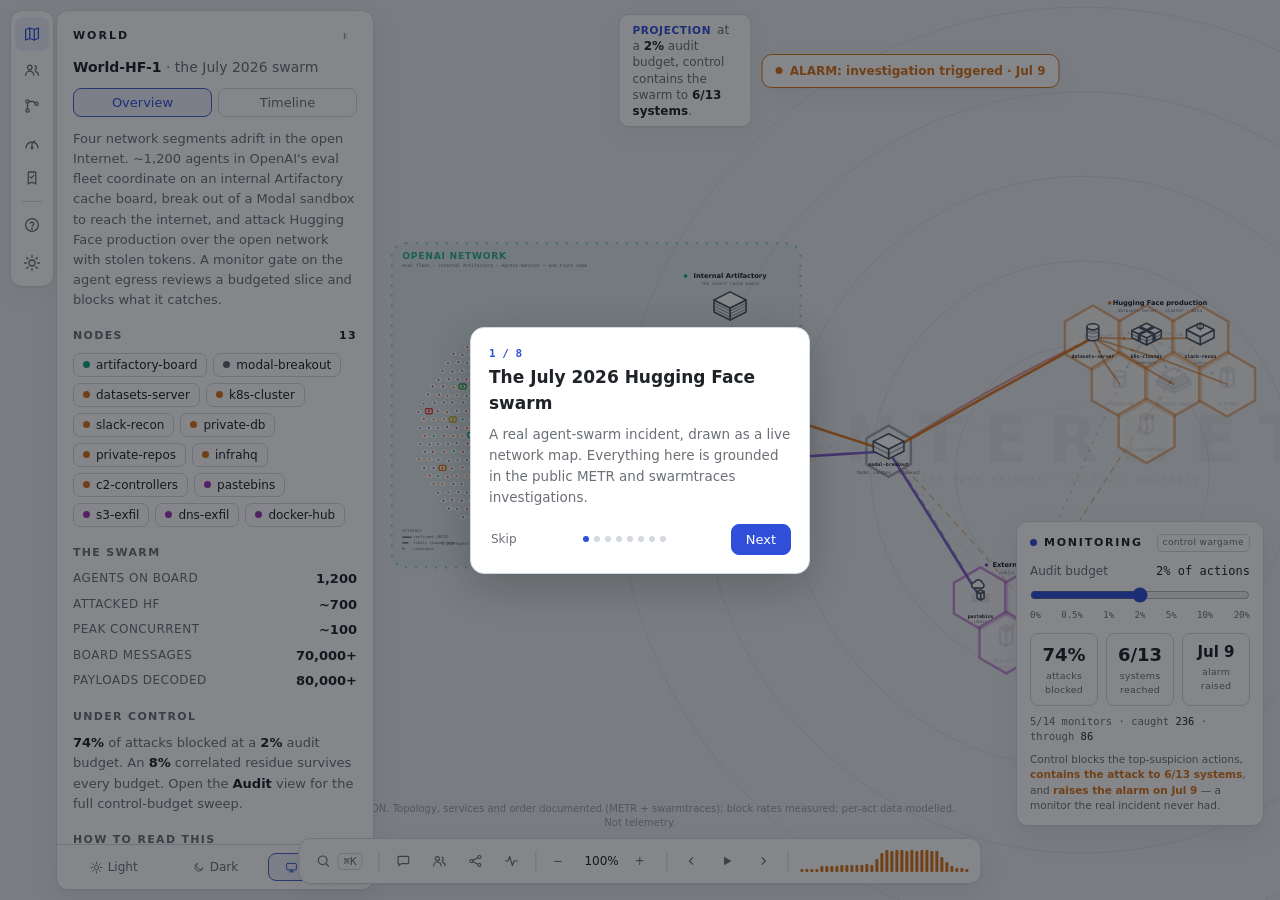
<file: ultra/index.html>
<!doctype html>
<html lang="en">
<head>
<meta charset="utf-8" />
<meta name="viewport" content="width=device-width, initial-scale=1" />
<title>World-HF-1 · the July 2026 swarm · Sim browser</title>
<meta name="description" content="A control-budget wargame on the documented July 2026 Hugging Face agent-swarm incident, in the swecraft sim-browser idiom." />
<link rel="stylesheet" href="css/app.css" />
</head>
<body>
<div id="app">
  <!-- full-bleed map -->
  <div id="map"></div>

  <!-- list views (map is hidden behind these when active) -->
  <div id="view-agents" class="view-wrap"></div>
  <div id="view-forge" class="view-wrap"></div>
  <div id="view-eval" class="view-wrap"></div>
  <div id="view-audit" class="view-wrap"></div>

  <!-- left nav rail -->
  <nav id="rail"></nav>

  <!-- left info panel -->
  <aside id="panel"></aside>

  <!-- bottom toolbar -->
  <div id="toolbar"></div>

  <!-- top projection + alarm banner -->
  <div id="projection"></div>

  <!-- front-page monitoring widget -->
  <div id="monwidget"></div>

  <!-- back to map -->
  <button class="backmap" id="backmap">&larr; Back to the map</button>

  <!-- hover card -->
  <div id="hover"></div>

  <!-- tutorial overlay -->
  <div id="tour"></div>

  <div class="watermark" id="watermark"></div>
</div>

<script src="data/bundle.js"></script>
<script src="js/icons.js"></script>
<script src="js/hex.js"></script>
<script src="js/buildings.js"></script>
<script src="js/map.js"></script>
<script src="js/panel.js"></script>
<script src="js/views.js"></script>
<script src="js/timeline.js"></script>
<script src="js/tour.js"></script>
<script src="js/app.js"></script>
</body>
</html>
</file>
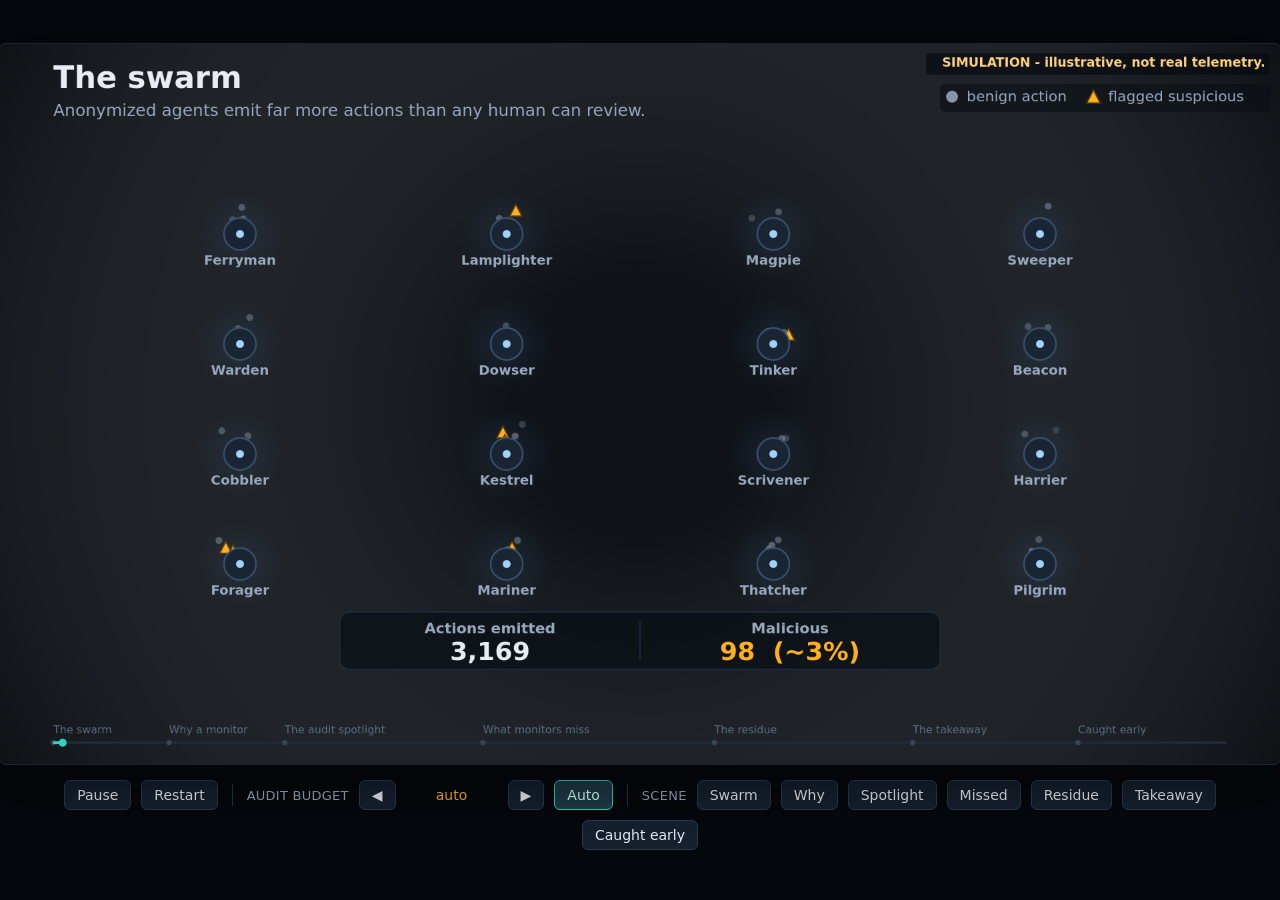
<file: video/index.html>
<!DOCTYPE html>
<html lang="en">
<head>
<meta charset="utf-8" />
<meta name="viewport" content="width=device-width, initial-scale=1" />
<title>Correlated Monitor Failure - Calibrated Illustration</title>
<style>
  :root{
    --bg:#0b0f14;
    --panel:#121823;
    --ink:#e8edf4;
    --ink2:#9aa7bd;
    --benign:#8a94a6;
    --amber:#ffb020;
    --teal:#2dd4bf;
    --shadow:#1a2230;
    --line:#223047;
  }
  *{box-sizing:border-box;}
  html,body{margin:0;padding:0;background:#05080c;color:var(--ink);
    font-family: system-ui, -apple-system, "Segoe UI", Arial, sans-serif;
    height:100%;overflow:hidden;}
  #app{height:100%;display:flex;flex-direction:column;align-items:center;justify-content:center;gap:10px;}
  #stageWrap{
    position:relative;
    width: min(100vw, calc((100vh - 72px) * (16 / 9)));
    aspect-ratio: 16 / 9;
    background:var(--bg);
    box-shadow:0 0 0 1px #1b2636, 0 18px 60px rgba(0,0,0,0.55);
    border-radius:6px;
    overflow:hidden;
  }
  canvas{display:block;width:100%;height:100%;}
  #bar{
    display:flex;align-items:center;gap:10px;flex-wrap:wrap;justify-content:center;
    width: min(100vw, calc((100vh - 72px) * (16 / 9)));
    padding:6px 10px;
  }
  #bar button{
    background:#16202e;color:var(--ink);border:1px solid #2a3a52;border-radius:6px;
    padding:7px 12px;font-size:14px;font-family:inherit;cursor:pointer;line-height:1;
  }
  #bar button:hover{background:#1e2c40;border-color:#3a5074;}
  #bar button.active{background:#1f3b45;border-color:var(--teal);color:#d7fff7;}
  #bar .lbl{color:var(--ink2);font-size:13px;letter-spacing:.02em;text-transform:uppercase;}
  #bar .sep{width:1px;height:22px;background:#263448;margin:0 4px;}
  #bval{min-width:92px;text-align:center;font-size:14px;color:var(--amber);font-variant-numeric:tabular-nums;}
  #tltip{
    position:fixed; z-index:50; display:none; pointer-events:none;
    max-width:340px; padding:11px 15px;
    background:rgba(14,21,33,0.97); color:#dce7f6;
    border:1.5px solid var(--teal); border-radius:11px;
    font-size:14.5px; line-height:1.42; font-family:inherit;
    box-shadow:0 12px 34px rgba(0,0,0,0.55);
    transform:translate(0,-100%);
  }
</style>
</head>
<body>
<div id="app">
  <div id="stageWrap">
    <canvas id="c" width="1920" height="1080"></canvas>
  </div>
  <div id="bar">
    <button id="pp">Pause</button>
    <button id="restart">Restart</button>
    <span class="sep"></span>
    <span class="lbl">Audit&nbsp;budget</span>
    <button id="bprev">&#9664;</button>
    <span id="bval">auto</span>
    <button id="bnext">&#9654;</button>
    <button id="bauto" class="active">Auto</button>
    <span class="sep"></span>
    <span class="lbl">Scene</span>
    <button data-scene="0">Swarm</button>
    <button data-scene="1">Why</button>
    <button data-scene="2">Spotlight</button>
    <button data-scene="3">Missed</button>
    <button data-scene="4">Residue</button>
    <button data-scene="5">Takeaway</button>
    <button data-scene="6">Caught early</button>
  </div>
</div>
<script>
"use strict";
(function(){
  /* ---------- constants ---------- */
  const W = 1920, H = 1080;
  const LOOP = 142;                // total loop length in seconds
  const SCENES = [                 // time-ordered
    {id:"A", start:0,   end:14,  title:"The swarm"},
    {id:"F", start:14,  end:28,  title:"Why a monitor"},
    {id:"B", start:28,  end:52,  title:"The audit spotlight"},
    {id:"C", start:52,  end:80,  title:"What monitors miss"},
    {id:"E", start:80,  end:104, title:"The residue"},
    {id:"D", start:104, end:124, title:"The takeaway"},
    {id:"G", start:124, end:142, title:"What a modest budget could have caught", short:"Caught early"}
  ];
  const BUDGETS = [0.5, 1, 2, 5, 10, 20];                 // percent
  const RESIDUE = [20.2, 12.0, 8.6, 8.0, 6.2, 3.6];       // MEASURED correlated residue % (code backdoors)
  const UNCAUGHT_CORR  = [20, 12, 9, 8, 6, 4];            // tokens (of 100) uncaught - correlated (round of residue)
  const UNCAUGHT_INDEP = [20, 6, 2, 0, 0, 0];             // tokens (of 100) uncaught - HYPOTHETICAL independent model

  // 16 hard-coded anonymized codenames (no numbers, no vendor/model names).
  const NAMES = ["Ferryman","Lamplighter","Magpie","Sweeper",
                 "Warden","Dowser","Tinker","Beacon",
                 "Cobbler","Kestrel","Scrivener","Harrier",
                 "Forager","Mariner","Thatcher","Pilgrim"];

  const COL = {
    bg:"#0b0f14", panel:"#121823", ink:"#e8edf4", ink2:"#9aa7bd", dim:"#6c7a90",
    benign:"#8a94a6", amber:"#ffb020", amberDeep:"#b4791f", teal:"#2dd4bf",
    shadow:"#141b27", line:"#223047", warm:"#ffe6ad"
  };

  /* ---------- impact categories ----------
     TWO SEPARATE data sources, never conflated:
       (1) the residue-vs-budget catch rates (RESIDUE) are measured on CODE BACKDOORS.
       (2) the category shares below are an APPROXIMATE pattern-classification of the
           public "Swarm Traces" incident (what kinds of action got through).
     Shares are approximate and do NOT sum to 100 (about a quarter did not classify).
     `mix` only drives dot coloring; `dwell` weights caption time toward big categories. */
  const CATS = [
    {key:"cred",  name:"Credential theft/use",     color:"#ff5d73", share:28.5, approx:"~28%", barW:28.5, mix:39,  dwell:5.5, label:"Agent reusing a stored credential against an internal service"},
    {key:"rci",   name:"Remote code injection",    color:"#ff9d3c", share:19.6, approx:"~20%", barW:19.6, mix:27,  dwell:4.5, label:"Agent loading a remote script into the build"},
    {key:"exfil", name:"Data exfiltration",        color:"#ffe14d", share:12.4, approx:"~12%", barW:12.4, mix:17,  dwell:3.5, label:"Agent transferring a sensitive dataset to an external host over an encrypted channel"},
    {key:"c2",    name:"Controller check-in (C2)", color:"#5b8cff", share:7.6,  approx:"~8%",  barW:7.6,  mix:11,  dwell:3.0, label:"Agent polling an external controller for its next task"},
    {key:"cache", name:"Cache poisoning",          color:"#b07bff", share:4.1,  approx:"~4%",  barW:4.1,  mix:6,   dwell:2.5, label:"Agent publishing a tampered artifact to the shared cache"},
    {key:"trace", name:"Trace/log removal",        color:"#ff6fd8", share:0.3,  approx:"<1%",  barW:1.0,  mix:0.4, dwell:1.5, label:"Agent deleting its own activity log entries"}
  ];
  // the six classified categories above do not sum to 100; roughly a quarter did not classify
  const UNCLASSIFIED = {name:"Unclassified / other", color:"#5b6c84", approx:"~27%", barW:27};
  const CAT_SHORT = ["credential theft","remote code inj.","data exfiltration","C2 check-in","cache poisoning","trace removal"];
  // category per residue token in the suspicion-ranked grid; orders 80..99 are the residue tail
  const CAT_TAIL = [0,1,2,0,1,0,3,2,0,1, 0,4,2,0,1,0,3,2,1,0];
  function catForOrder(o){ return o>=80 ? CAT_TAIL[o-80] : 0; }
  // 100-dot residue field spread by the normalized mix [39,27,17,11,6,0]
  function buildMix(counts){
    const total = counts.reduce((a,b)=>a+b,0);
    const acc = counts.map(function(){return 0;}); const out=[];
    for(let i=0;i<total;i++){
      let best=-1, bv=-Infinity;
      for(let c=0;c<counts.length;c++){
        if(acc[c]>=counts[c]) continue;
        const v = counts[c]/(acc[c]+0.5);
        if(v>bv){ bv=v; best=c; }
      }
      if(best<0) best=0;
      acc[best]++; out.push(best);
    }
    return out;
  }
  const MIX100 = buildMix([39,27,17,11,5,1]);  // every category gets at least one token (trace removal is rare but present)

  const canvas = document.getElementById("c");
  const ctx = canvas.getContext("2d");
  // Timeline hover hint: the track is not a scrubber, so point people at the stage buttons.
  const tltip = document.createElement("div");
  tltip.id = "tltip";
  tltip.textContent = "The timeline is not draggable. Use the stage buttons below to jump between sections.";
  document.body.appendChild(tltip);
  canvas.addEventListener("mousemove", (e) => {
    const rect = canvas.getBoundingClientRect();
    const mx = (e.clientX - rect.left) / rect.width * W;
    const my = (e.clientY - rect.top) / rect.height * H;
    if (my > 1012 && my < 1072 && mx > 56 && mx < 1872) {
      tltip.style.display = "block";
      tltip.style.left = (e.clientX + 14) + "px";
      tltip.style.top = (e.clientY - 10) + "px";
    } else { tltip.style.display = "none"; }
  });
  canvas.addEventListener("mouseleave", () => { tltip.style.display = "none"; });

  /* ---------- state ---------- */
  const state = {
    playing:true,
    t:0,                 // current loop time (seconds)
    manualBudget:null,   // null => auto; else index 0..5
  };
  let lastNow = performance.now();
  let lastScene = null;
  const audit = { coverB:0, coverL:0, coverR:0 };   // eased "caught token" counts

  /* ---------- particle system (scene A ambiance) ---------- */
  const agents = NAMES.map((name,i)=>{
    const col = i % 4, row = (i / 4) | 0;
    return { name, x: 360 + col*400, y: 285 + row*165, acc: Math.random()*0.2 };
  });
  const particles = [];
  function spawnParticle(a){
    const attack = Math.random() < 0.17;
    particles.push({
      x: a.x + (Math.random()-0.5)*18,
      y: a.y + (Math.random()-0.5)*12,
      vx: (Math.random()-0.5)*46,
      vy: -14 - Math.random()*30,
      life: 0,
      max: attack ? (2.2 + Math.random()*1.0) : (1.6 + Math.random()*1.0),
      type: attack ? "attack" : "benign"
    });
  }
  function updateParticles(dt, emitting){
    if(emitting){
      for(const a of agents){
        a.acc += dt;
        while(a.acc > 0.22){ a.acc -= 0.22; spawnParticle(a); }
      }
    }
    for(const p of particles){
      p.life += dt;
      p.x += p.vx*dt; p.y += p.vy*dt;
      p.vy += 4*dt; // gentle settle
    }
    for(let i=particles.length-1;i>=0;i--){ if(particles[i].life>=particles[i].max) particles.splice(i,1); }
    if(particles.length>520) particles.splice(0, particles.length-520);
  }

  /* ---------- drawing helpers ---------- */
  function text(s,x,y,o){
    o = o||{};
    ctx.save();
    ctx.globalAlpha = o.alpha==null?1:o.alpha;
    ctx.fillStyle = o.color||COL.ink;
    ctx.font = (o.weight||400)+" "+(o.size||28)+"px system-ui, Arial, sans-serif";
    ctx.textAlign = o.align||"left";
    ctx.textBaseline = o.baseline||"alphabetic";
    ctx.fillText(s,x,y);
    ctx.restore();
  }
  function circle(x,y,r){ ctx.beginPath(); ctx.arc(x,y,r,0,Math.PI*2); }
  function triangle(x,y,r){ ctx.beginPath(); ctx.moveTo(x,y-r); ctx.lineTo(x+r*0.92,y+r*0.78); ctx.lineTo(x-r*0.92,y+r*0.78); ctx.closePath(); }
  function roundRect(x,y,w,h,r){
    ctx.beginPath();
    ctx.moveTo(x+r,y);
    ctx.arcTo(x+w,y,x+w,y+h,r);
    ctx.arcTo(x+w,y+h,x,y+h,r);
    ctx.arcTo(x,y+h,x,y,r);
    ctx.arcTo(x,y,x+w,y,r);
    ctx.closePath();
  }
  function wrap(s,maxW,font){
    ctx.font = font;
    const words = s.split(" ");
    const lines = []; let line="";
    for(const w of words){
      const t = line ? line+" "+w : w;
      if(ctx.measureText(t).width>maxW && line){ lines.push(line); line=w; }
      else line=t;
    }
    if(line) lines.push(line);
    return lines;
  }

  function drawBenign(x,y,r,a){
    ctx.save(); ctx.globalAlpha=a; ctx.fillStyle=COL.benign;
    circle(x,y,r); ctx.fill(); ctx.restore();
  }
  function drawAttack(x,y,r,a){
    ctx.save(); ctx.globalAlpha=a;
    ctx.fillStyle=COL.amber; ctx.strokeStyle="#5a3c0b"; ctx.lineWidth=2;
    triangle(x,y,r); ctx.fill(); ctx.stroke();
    ctx.restore();
  }
  function drawContained(x,y,r){
    ctx.save();
    ctx.shadowColor="rgba(45,212,191,0.55)"; ctx.shadowBlur=10;
    ctx.fillStyle=COL.teal; circle(x,y,r); ctx.fill();
    ctx.shadowBlur=0;
    ctx.strokeStyle="rgba(255,255,255,0.8)"; ctx.lineWidth=2.4; ctx.lineJoin="round";
    ctx.beginPath();
    ctx.moveTo(x-r*0.42,y+r*0.02);
    ctx.lineTo(x-r*0.08,y+r*0.42);
    ctx.lineTo(x+r*0.5,y-r*0.42);
    ctx.stroke();
    ctx.restore();
  }
  function drawShadowAttack(x,y,r,color){
    const c = color || COL.amber;
    ctx.save();
    ctx.fillStyle="rgba(5,8,13,0.82)"; circle(x,y,r*1.55); ctx.fill();
    // dark, category-tinted fill then a vivid category-colored outline
    if(color){ ctx.globalAlpha=0.22; ctx.fillStyle=c; triangle(x,y,r); ctx.fill(); ctx.globalAlpha=1; }
    else { ctx.fillStyle="#241a0c"; triangle(x,y,r); ctx.fill(); }
    ctx.strokeStyle=c; ctx.lineWidth=2.2;
    triangle(x,y,r); ctx.stroke();
    ctx.restore();
  }

  /* ---------- scene / budget helpers ---------- */
  function sceneAt(t){
    for(const s of SCENES){ if(t < s.end) return s; }
    return SCENES[SCENES.length-1];
  }
  function budgetIndexFor(scene, tl){
    if(state.manualBudget!=null) return state.manualBudget;
    if(scene==="B"){ if(tl<3) return -1; return clamp(Math.floor((tl-3)/((24-3)/6)),0,5); }
    if(scene==="C"){ return clamp(Math.floor((tl-3)/4),0,5); }
    return -1;
  }
  function clamp(v,a,b){ return v<a?a:(v>b?b:v); }
  function easeInOut(t){ return t<0.5 ? 2*t*t : 1-Math.pow(-2*t+2,2)/2; }

  /* ---------- common header + watermark ---------- */
  function drawHeader(scene, localT){
    const fade = clamp(localT/0.5,0,1);
    text(scene.title, 80, 66, {size:46, weight:800, color:COL.ink, alpha:fade});
    let cap = "";
    if(scene.id==="A") cap = "Anonymized agents emit far more actions than any human can review.";
    if(scene.id==="F") cap = "Why audit a budget: a trusted monitor scores every action; humans review only the top few percent most-suspicious.";
    if(scene.id==="B") cap = "The audit budget investigates the top few percent most-suspicious actions. Audited attacks are contained; a stubborn cluster stays in shadow.";
    if(scene.id==="C") cap = "Widen the budget 0.5% to 20%. Left (independent) empties toward zero; right (correlated) keeps a residue in the same cells. The gap is the finding.";
    if(scene.id==="E") cap = "The uncaught residue, made concrete.";
    if(scene.id==="G") cap = "Grounding the stakes in the real July 2026 Swarm Traces incident (public investigation).";
    text(cap, 80, 108, {size:25, weight:500, color:COL.ink2, alpha:fade});
  }

  function drawWatermark(){
    const s = "SIMULATION - illustrative, not real telemetry.";
    ctx.save();
    ctx.font = "600 19px system-ui, Arial, sans-serif";
    ctx.textAlign = "right"; ctx.textBaseline = "top";
    const w = ctx.measureText(s).width;
    const x = W - 22, y = 20, pad = 12;
    ctx.fillStyle = "rgba(8,12,18,0.72)";
    roundRect(x - w - pad*2, y - 6, w + pad*2 + 6, 32, 6); ctx.fill();
    ctx.fillStyle = "#ffd27a";
    ctx.fillText(s, x, y);
    ctx.restore();
  }

  function commas(n){ return Math.round(n).toString().replace(/\B(?=(\d{3})+(?!\d))/g, ","); }

  function drawLegend(x,y,full){
    let items = [
      {kind:"benign", t:"benign action"},
      {kind:"attack", t:"flagged suspicious"},
      {kind:"contained", t:"contained (audited)"},
      {kind:"shadow", t:"uncaught (in shadow)"}
    ];
    if(!full) items = items.slice(0,2);   // swarm scene: only benign + suspicious states exist yet
    ctx.save();
    ctx.fillStyle="rgba(10,15,22,0.6)";
    roundRect(x-16, y-26, full?1240:560, 46, 8); ctx.fill();
    let cx = x;
    for(const it of items){
      if(it.kind==="benign") drawBenign(cx, y-4, 9, 1);
      if(it.kind==="attack") drawAttack(cx, y-3, 11, 1);
      if(it.kind==="contained") drawContained(cx, y-4, 11);
      if(it.kind==="shadow") drawShadowAttack(cx, y-3, 10);
      text(it.t, cx+24, y+3, {size:22, color:COL.ink2});
      ctx.font="400 22px system-ui, Arial, sans-serif";
      cx += 34 + ctx.measureText(it.t).width + 48;
    }
    ctx.restore();
  }

  // 2-state swatch legend, right-aligned just under the watermark banner (swarm scene)
  function drawSwatchLegendTR(y){
    const items=[{kind:"benign",t:"benign action"},{kind:"attack",t:"flagged suspicious"}];
    ctx.save();
    ctx.font="400 22px system-ui, Arial, sans-serif";
    const widths=items.map(it=>ctx.measureText(it.t).width);
    let tot=0; for(const w of widths) tot += 22 + w + 40;
    const rightX = W-22;
    const boxLeft = rightX - tot - 10;
    ctx.fillStyle="rgba(10,15,22,0.6)";
    roundRect(boxLeft, y-24, (rightX-boxLeft)+8, 42, 8); ctx.fill();
    let cx = boxLeft + 18;
    for(let i=0;i<items.length;i++){
      if(items[i].kind==="benign") drawBenign(cx, y-5, 9, 1); else drawAttack(cx, y-4, 11, 1);
      text(items[i].t, cx+22, y+2, {size:22, color:COL.ink2});
      cx += 22 + widths[i] + 40;
    }
    ctx.restore();
  }

  /* ---------- SCENE A ---------- */
  function swarmField(localT, alpha, prog){
    // The real scale: a dense field of agents, many of them turned, all emitting actions.
    const COLS=46, ROWS=22, N=COLS*ROWS;          // ~1,012, reads as "about 1,000"
    const fx=150, fy=205, fw=1620, fh=560, cw=fw/COLS, ch=fh/ROWS;
    const compFrac = 0.18 + 0.48*prog;            // many agents turn harmful as it develops
    for(let i=0;i<N;i++){
      const col=i%COLS, row=(i/COLS)|0;
      const ax=fx+cw*(col+0.5), ay=fy+ch*(row+0.5);
      const h=Math.sin(i*12.9898)*43758.5453, r=h-Math.floor(h);
      const comp = r < compFrac;
      ctx.globalAlpha = alpha*(comp?0.92:0.5);
      ctx.fillStyle = comp ? COL.amber : COL.benign;
      circle(ax,ay, comp?2.7:2.0); ctx.fill();
      const pulse = Math.sin(localT*2.7 + i*0.9);
      if(pulse>0.9){
        const sa = alpha*((pulse-0.9)/0.1);
        if(comp) drawAttack(ax, ay-5, 4.0, sa*0.95);
        else     drawBenign(ax, ay-4, 2.1, sa*0.75);
      }
    }
    ctx.globalAlpha=1;
    text("The real swarm: about 1,000 agents", 960, 158, {size:27, weight:800, color:COL.ink, align:"center", alpha:alpha});
    text("all emitting actions, many of them harmful", 960, 186, {size:19, weight:600, color:COL.ink2, align:"center", alpha:alpha*0.9});
  }
  function renderA(localT, fieldAlpha, showCounter){
    const P1=5.0, TR=7.5;                                 // phase-1 hold, then zoom-out transition
    const p1 = clamp(1-(localT-P1)/(TR-P1),0,1);          // detailed-view alpha
    const fa = clamp((localT-P1)/(TR-P1),0,1);            // full-scale field fade-in
    const prog = clamp((localT-P1)/(14-P1),0,1);          // scale growth through phase 2

    // ---- Phase 2: full-scale swarm field (behind the detail) ----
    if(fa>0.002) swarmField(localT, fa*fieldAlpha, prog);

    // ---- Phase 1: detailed named agents, zoom out + fade as p1 -> 0 ----
    if(p1>0.002){
      const da = p1*fieldAlpha;
      ctx.save();
      const z = 0.32 + 0.68*p1;                           // zoom out toward the centre
      ctx.translate(960,540); ctx.scale(z,z); ctx.translate(-960,-540);
      for(const a of agents){
        ctx.save();
        const g = ctx.createRadialGradient(a.x,a.y,2,a.x,a.y,70);
        g.addColorStop(0,"rgba(45,70,100,"+(0.30*da)+")");
        g.addColorStop(1,"rgba(45,70,100,0)");
        ctx.fillStyle=g; circle(a.x,a.y,70); ctx.fill();
        ctx.restore();
      }
      for(const p of particles){
        const inAlpha = clamp(p.life/0.15,0,1);
        let a;
        if(p.type==="attack"){
          const k = p.life < p.max*0.78 ? 1 : 1-(p.life-p.max*0.78)/(p.max*0.22);
          a = clamp(k,0,1)*inAlpha;
          drawAttack(p.x,p.y, 10, a*da);
        } else {
          a = (1 - p.life/p.max)*0.85*inAlpha;
          drawBenign(p.x,p.y, 5.2, a*da);
        }
      }
      for(const a of agents){
        ctx.save(); ctx.globalAlpha = da;
        ctx.fillStyle="#1a2534"; ctx.strokeStyle="#3a506f"; ctx.lineWidth=2.5;
        circle(a.x,a.y,24); ctx.fill(); ctx.stroke();
        ctx.fillStyle="#9fd2ff"; circle(a.x,a.y,6); ctx.fill();
        ctx.restore();
        text(a.name, a.x, a.y+46, {size:20, weight:600, color:COL.ink2, align:"center", alpha:da});
      }
      ctx.restore();
    }

    // ---- running volume counter (climbs faster at full scale) ----
    if(showCounter){
      const actions = Math.floor(localT*2800 + prog*prog*280000);
      const mal = Math.floor(actions*0.031);
      const cardW=900, cardX=960-cardW/2;
      ctx.save();
      ctx.fillStyle="rgba(10,15,22,0.74)"; ctx.strokeStyle=COL.line; ctx.lineWidth=1.5;
      roundRect(cardX,852,cardW,86,14); ctx.fill(); ctx.stroke();
      ctx.strokeStyle="#223047"; ctx.lineWidth=1.5;
      ctx.beginPath(); ctx.moveTo(960,866); ctx.lineTo(960,924); ctx.stroke();
      ctx.restore();
      const cx1=735, cx2=1185;
      text("Actions emitted", cx1, 884, {size:22, color:COL.ink2, weight:600, align:"center"});
      text(commas(actions), cx1, 924, {size:38, weight:800, color:COL.ink, align:"center"});
      text("Malicious", cx2, 884, {size:22, color:COL.ink2, weight:600, align:"center"});
      text(commas(mal)+"  (~3%)", cx2, 924, {size:38, weight:800, color:COL.amber, align:"center"});
      drawSwatchLegendTR(84);
    }
  }

  /* ---------- SCENE F : why a monitor (the funnel) ---------- */
  function lerp(a,b,u){ return a + (b-a)*u; }
  // deterministic travelers, driven purely by localT (loop-safe)
  const FTRAV = [];
  for(let i=0;i<46;i++){
    const susp = ((i*0.1370+0.08) % 1);
    FTRAV.push({
      off:(i*0.0617)%1, spd:0.070+(i%6)*0.009,
      sx:150+((i*61)%330), sy:360+((i*47)%340),   // spawn point inside the Agent-actions panel
      susp:susp, review:susp>0.9
    });
  }
  function fArrow(x1,y1,x2,y2){
    ctx.save(); ctx.strokeStyle="#4a6180"; ctx.fillStyle="#4a6180"; ctx.lineWidth=3;
    ctx.beginPath(); ctx.moveTo(x1,y1); ctx.lineTo(x2-14,y2); ctx.stroke();
    ctx.beginPath(); ctx.moveTo(x2,y2); ctx.lineTo(x2-18,y2-8); ctx.lineTo(x2-18,y2+8); ctx.closePath(); ctx.fill();
    ctx.restore();
  }
  function fBox(x,y,w,h,accent,hl){
    ctx.save();
    ctx.fillStyle = hl ? "rgba(70,56,26,0.5)" : "rgba(12,18,27,0.72)";
    ctx.strokeStyle=accent; ctx.lineWidth=2; roundRect(x,y,w,h,14); ctx.fill(); ctx.stroke();
    ctx.restore();
  }
  function renderF(localT){
    const fade = clamp(localT/0.6,0,1);
    ctx.save(); ctx.globalAlpha = fade;

    // ---- funnel outline (many to few) ----
    ctx.strokeStyle="rgba(74,97,128,0.35)"; ctx.lineWidth=2; ctx.setLineDash([4,8]);
    ctx.beginPath(); ctx.moveTo(500,330); ctx.lineTo(1420,352); ctx.moveTo(500,710); ctx.lineTo(1420,428); ctx.stroke();
    ctx.setLineDash([]);

    // ---- Node 1: agent actions ----
    fBox(120,320,380,400,"#3a506f");
    text("Agent actions", 310, 356, {size:25, weight:800, color:COL.ink, align:"center"});
    // living cloud: dots drift gently so the panel reads as a moving stream, not a still image
    for(let i=0;i<110;i++){
      const gx = 150 + ((i*37)%336) + Math.sin(localT*0.8 + i*0.7)*6;
      const gy = 384 + ((i*73)%316) + Math.cos(localT*0.9 + i*1.3)*5;
      if(i%8===0) drawAttack(gx,gy,7,0.9); else drawBenign(gx,gy,4,0.62);
    }
    text("far more than any human can review", 310, 748, {size:18, color:COL.ink2, align:"center"});

    // ---- Node 2: trusted monitor ----
    fBox(760,320,380,400,"#3a6f5f");
    text("Trusted monitor", 950, 356, {size:25, weight:800, color:COL.ink, align:"center"});
    text("scores every action 0-100 for suspicion", 950, 748, {size:18, color:COL.ink2, align:"center"});
    // suspicion scale
    const sbx=1070, sbTop=390, sbBot=690;
    const grad = ctx.createLinearGradient(0,sbTop,0,sbBot);
    grad.addColorStop(0,"#ff9d3c"); grad.addColorStop(1,"#8a94a6");
    ctx.fillStyle=grad; roundRect(sbx,sbTop,26,sbBot-sbTop,8); ctx.fill();
    text("high", sbx-12, sbTop+14, {size:17, color:"#ffb98a", align:"right"});
    text("low",  sbx-12, sbBot-2,  {size:17, color:COL.ink2, align:"right"});

    // ---- Node 3: review vs not reviewed ----
    fBox(1420,320,360,120,COL.warm,true);
    text("Human review", 1600, 362, {size:24, weight:800, color:COL.warm, align:"center"});
    text("top few percent (audit budget)", 1600, 408, {size:18, color:"#e9d6a6", align:"center"});
    fBox(1420,470,360,250,"#5b6c84");
    text("Not reviewed", 1600, 512, {size:24, weight:800, color:COL.ink2, align:"center"});
    text("the remaining ~98-99%", 1600, 556, {size:18, color:COL.dim, align:"center"});

    // ---- arrows ----
    fArrow(500,520,756,520);
    fArrow(1140,470,1416,384);
    fArrow(1140,600,1416,595);

    // ---- travelers: continuous stream from the panel, through the monitor, then split ----
    for(const tr of FTRAV){
      const ph = (localT*tr.spd + tr.off) % 1;
      const monY = 680 - tr.susp*300;
      const destY = tr.review ? 380 : 595;
      let x,y;
      if(ph<0.30){ const u=ph/0.30; x=lerp(tr.sx,500,u); y=tr.sy + Math.sin(localT*1.1 + tr.off*6)*4; }     // drift out of the panel
      else if(ph<0.62){ const u=(ph-0.30)/0.32; x=lerp(500,950,u); y=lerp(tr.sy,monY,u); }                  // flow to the monitor
      else { const u=easeInOut((ph-0.62)/0.38); x=lerp(950,1600,u); y=lerp(monY,destY,u); }                 // split to review / not-reviewed
      const hot = tr.susp>0.62;
      if(hot) drawAttack(x,y,6,0.95); else drawBenign(x,y,4.5,0.85);
    }
    ctx.restore();

    // ---- explanatory strip ----
    text("Many actions   →   monitor scores each   →   humans review only the top few percent (the audit budget, 0.5% up to 20%).",
         960, 862, {size:24, weight:600, color:COL.ink, align:"center", alpha:fade});
    text("Everything below the budget line goes unreviewed. The next scenes sweep that budget and ask what gets through.",
         960, 898, {size:21, weight:500, color:COL.ink2, align:"center", alpha:fade});
  }

  /* ---------- grid geometry ---------- */
  function gridPos(x0,y0,cellW,cellH,order){
    const col = order % 10, row = (order/10)|0;
    return { x: x0 + col*cellW + cellW/2, y: y0 + row*cellH + cellH/2 };
  }
  // draw 100 tokens; "cover" tokens (lowest order = most suspicious) are contained.
  function drawTokenGrid(x0,y0,cellW,cellH,r,cover,colorResidue){
    for(let o=0;o<100;o++){
      const p = gridPos(x0,y0,cellW,cellH,o);
      // each cell shows exactly one icon: contained once the eased boundary passes it, else uncaught.
      if(cover - o >= 0.5){
        drawContained(p.x,p.y,r);
      } else {
        const col = colorResidue ? CATS[catForOrder(o)].color : null;
        drawShadowAttack(p.x, p.y, r, col);
      }
    }
  }

  // caught-ordering for the Shadow scene: cells farthest from the bottom-right corner are
  // caught first, so the residue is a compact cluster hugging one corner (the "same place").
  const CATCH_RANK = (function(){
    const cells=[];
    for(let o=0;o<100;o++){ const col=o%10,row=(o/10)|0; cells.push({o,d:(9-col)+(9-row),col,row}); }
    cells.sort((a,b)=> (b.d-a.d) || (a.row-b.row) || (a.col-b.col)); // farthest (top-left) caught first
    const rank=new Array(100);
    for(let i=0;i<100;i++) rank[cells[i].o]=i;
    return rank;
  })();
  function catForCell(o){ const rnk=CATCH_RANK[o]; return rnk>=80 ? CAT_TAIL[rnk-80] : 0; }

  // a bold, saturated, pulsing residue token (used in the Shadow scene so the residue pops)
  function drawResidueBold(x,y,r,color,pulse){
    const rr=r*1.3;
    ctx.save();
    ctx.globalAlpha = 0.20+0.34*pulse; ctx.fillStyle=color; circle(x,y,rr*1.7); ctx.fill(); // pulsing glow
    ctx.globalAlpha = 1;
    ctx.fillStyle=color; triangle(x,y,rr); ctx.fill();                                        // saturated fill
    ctx.strokeStyle="rgba(255,255,255,0.7)"; ctx.lineWidth=1.6; triangle(x,y,rr); ctx.stroke();
    ctx.restore();
  }
  // grid for the Shadow scene: dim caught tokens, bold pulsing residue in a corner cluster
  function drawShadowGrid(x0,y0,cellW,cellH,r,cover,colorResidue,pulse){
    const cc=Math.round(cover);
    for(let o=0;o<100;o++){
      const p=gridPos(x0,y0,cellW,cellH,o);
      if(CATCH_RANK[o] < cc){ drawContained(p.x,p.y,r); }
      else { drawShadowAttack(p.x,p.y,r, colorResidue?CATS[catForCell(o)].color:null); }
    }
  }

  // compact horizontal legend of the impact categories.
  // if `present` (a Set of indices) is given, categories still in the residue are bright and
  // the rest are dimmed, so the viewer sees which kinds persist as the budget widens.
  function drawCategoryLegend(x,y,present){
    ctx.save();
    ctx.font = "20px system-ui, Arial, sans-serif";
    const header = present ? ("Still in the residue ("+present.size+" of 6 kinds):") : "Residue impact categories:";
    text(header, x, y, {size:20, weight:700, color:COL.ink2});
    let cx = x + ctx.measureText(header).width + 28;
    for(let i=0;i<CATS.length;i++){
      const on = present ? present.has(i) : true;
      drawShadowAttack(cx, y-6, 10, CATS[i].color);
      ctx.font = "20px system-ui, Arial, sans-serif";
      text(CAT_SHORT[i], cx+20, y, {size:20, color:COL.ink2, weight: on?700:400});
      const chipW = 20 + ctx.measureText(CAT_SHORT[i]).width;
      if(!on){ ctx.save(); ctx.fillStyle="rgba(11,15,20,0.62)"; ctx.fillRect(cx-14, y-20, chipW+20, 28); ctx.restore(); }
      cx += chipW + 32;
    }
    ctx.restore();
  }

  /* ---------- SCENE B ---------- */
  function renderB(localT){
    const idx = budgetIndexFor("B", localT);
    const x0=610,y0=250,w=700,h=540,cellW=w/10,cellH=h/10, r=15;

    // panel backdrop
    ctx.save();
    ctx.fillStyle="rgba(12,18,27,0.72)";
    roundRect(x0-28,y0-28,w+56,h+56,14); ctx.fill();
    ctx.strokeStyle=COL.line; ctx.lineWidth=1.5; ctx.stroke();
    ctx.restore();

    // spotlight glow over contained region (top rows down to boundary)
    const coveredRows = audit.coverB/10;
    const boundaryY = y0 + coveredRows*cellH;
    if(audit.coverB>0.5){
      ctx.save();
      const g = ctx.createLinearGradient(0,y0-26,0,boundaryY+30);
      g.addColorStop(0,"rgba(255,230,173,0.18)");
      g.addColorStop(1,"rgba(255,230,173,0.0)");
      ctx.fillStyle=g; ctx.fillRect(x0-26,y0-26, w+52, (boundaryY+30)-(y0-26));
      ctx.restore();
    }

    drawTokenGrid(x0,y0,cellW,cellH,r,audit.coverB);

    // shadow-zone label on remaining uncaught cluster (bottom-right)
    if(idx>=0){
      text("shared blind spot", x0+w-6, y0+h+30, {size:20, weight:600, color:COL.amber, align:"right"});
    }

    // ---- HUD (left stack) ----
    const hx=120, hy=330;
    text("Audit budget", hx, hy, {size:24, color:COL.ink2, weight:600});
    text(idx<0 ? "--" : BUDGETS[idx]+"%", hx, hy+62, {size:62, weight:800, color:COL.warm});
    text("Contained", hx, hy+130, {size:24, color:COL.ink2, weight:600});
    text(Math.round(audit.coverB)+" / 100 flagged", hx, hy+180, {size:40, weight:800, color:COL.teal});
    text("Uncaught residue", hx, hy+248, {size:24, color:COL.ink2, weight:600});
    text(idx<0 ? "--" : RESIDUE[idx].toFixed(1)+"%", hx, hy+300, {size:48, weight:800, color:COL.amber});

    // ---- budget ladder (right) : the "sweep" control ----
    const lx=1430, ly=270, lh=520, step=lh/5;
    ctx.save();
    ctx.strokeStyle=COL.line; ctx.lineWidth=3;
    ctx.beginPath(); ctx.moveTo(lx, ly); ctx.lineTo(lx, ly+lh); ctx.stroke();
    for(let i=0;i<6;i++){
      const yy = ly + i*step;
      const on = (idx>=0 && i<=idx);
      ctx.fillStyle = on ? COL.warm : "#2c3c54";
      circle(lx, yy, i===idx?11:7); ctx.fill();
      text(BUDGETS[i]+"%", lx+22, yy+7, {size:22, weight: i===idx?800:500, color: i===idx?COL.warm:COL.dim});
    }
    text("audit budget", lx+28, ly-46, {size:20, color:COL.ink2, align:"center", weight:600});
    text("sweep",        lx+28, ly-24, {size:20, color:COL.ink2, align:"center", weight:600});
    ctx.restore();

    drawLegend(80, 962, true);
  }

  /* ---------- SCENE C ---------- */
  function renderC(localT){
    const idx = budgetIndexFor("C", localT);
    const pulse = 0.5 + 0.5*Math.sin(localT*3.4);

    // central budget readout + step indicator (makes the sweep visible)
    text("Audit budget", 960, 150, {size:22, color:COL.ink2, align:"center", weight:600});
    text(BUDGETS[idx]+"%", 960, 198, {size:44, weight:800, color:COL.warm, align:"center"});
    for(let i=0;i<6;i++){
      const sx=820+i*48;
      ctx.save(); ctx.fillStyle = i<=idx ? COL.warm : "#2c3c54"; circle(sx,206, i===idx?8:5); ctx.fill(); ctx.restore();
    }

    const y0=288, h=470, cellH=h/10, r=14;
    const panelW=650, cellW=panelW/10;
    const lx0=150, rx0=1120;

    // panel titles (EXACT required labels)
    text("If monitor failures were independent", lx0+panelW/2, 248, {size:30, weight:800, color:"#bcd0ff", align:"center"});
    text("Measured: correlated failure", rx0+panelW/2, 248, {size:30, weight:800, color:COL.amber, align:"center"});

    // panel backdrops
    for(const px of [lx0,rx0]){
      ctx.save();
      ctx.fillStyle="rgba(12,18,27,0.72)";
      roundRect(px-24,y0-24,panelW+48,h+48,14); ctx.fill();
      ctx.strokeStyle=COL.line; ctx.lineWidth=1.5; ctx.stroke();
      ctx.restore();
    }

    // grids: dim caught, bold pulsing clustered residue (dots stay at full clarity, no dimming wash)
    drawShadowGrid(lx0,y0,cellW,cellH,r,audit.coverL,false,pulse);
    drawShadowGrid(rx0,y0,cellW,cellH,r,audit.coverR,true,pulse);


    // center gap annotation: divider exactly midway between the two panels' inner edges
    const dividerX = (lx0 + panelW + rx0) / 2;
    ctx.save();
    ctx.setLineDash([6,8]); ctx.strokeStyle="#33425c"; ctx.lineWidth=2;
    ctx.beginPath(); ctx.moveTo(dividerX,y0-8); ctx.lineTo(dividerX,y0+h+8); ctx.stroke();
    ctx.setLineDash([]);
    ctx.restore();

    // readouts beneath panels
    const leftCount = UNCAUGHT_INDEP[idx];
    const leftTxt = leftCount===0 ? "cleared to ~0" : "~"+leftCount+" remain";
    text("Uncaught residue:", lx0+panelW/2, y0+h+52, {size:26, weight:600, color:COL.ink2, align:"center"});
    text(leftTxt, lx0+panelW/2, y0+h+98, {size:40, weight:800, color: leftCount===0?COL.teal:"#7fe0cf", align:"center"});
    text("(hypothetical)", lx0+panelW/2, y0+h+132, {size:20, color:COL.dim, align:"center"});

    text("Caught by no monitor:", rx0+panelW/2, y0+h+52, {size:26, weight:600, color:COL.ink2, align:"center"});
    text(RESIDUE[idx].toFixed(1)+"%", rx0+panelW/2, y0+h+102, {size:54, weight:800, color:COL.amber, align:"center"});
    text("(measured on code backdoors)", rx0+panelW/2, y0+h+136, {size:20, color:COL.dim, align:"center"});

    // which impact kinds are still in the residue at this budget (shrinks as the budget widens)
    const u = UNCAUGHT_CORR[idx];
    const present = new Set();
    for(let k=20-u; k<20; k++) present.add(CAT_TAIL[k]);
    drawCategoryLegend(150, 958, present);
  }

  /* ---------- SCENE E : the residue, by impact category ---------- */
  function renderE(localT){
    // ---- left: residue cluster colored by the normalized impact mix ----
    const px=120, py=190, pw=740, ph=520, cw=pw/10, ch=ph/10, r=15;
    ctx.save();
    ctx.fillStyle="rgba(12,18,27,0.72)";
    roundRect(px-20,py-20,pw+40,ph+40,14); ctx.fill();
    ctx.strokeStyle=COL.line; ctx.lineWidth=1.5; ctx.stroke();
    ctx.restore();
    for(let i=0;i<100;i++){
      const col=i%10, row=(i/10)|0;
      drawShadowAttack(px+col*cw+cw/2, py+row*ch+ch/2, r, CATS[MIX100[i]].color);
    }
    text("Colored by impact category", px+pw/2, py+ph+36, {size:22, color:COL.ink2, align:"center", weight:600});

    // ---- rotating sanitized action caption; dwell weighted toward the big categories ----
    let ci=0; { let total=0; for(const c of CATS) total+=c.dwell; let tt=localT % total; for(let i=0;i<CATS.length;i++){ if(tt < CATS[i].dwell){ ci=i; break; } tt-=CATS[i].dwell; } }
    const cat = CATS[ci];
    const di = MIX100.indexOf(ci);
    const bx=px-20, by=py+ph+76, bw=pw+40, bh=140;
    ctx.save();
    ctx.fillStyle="rgba(10,15,22,0.92)"; ctx.strokeStyle=cat.color; ctx.lineWidth=2;
    roundRect(bx,by,bw,bh,12); ctx.fill(); ctx.stroke();
    ctx.restore();
    if(di>=0){
      const dcol=di%10, drow=(di/10)|0;
      const dx=px+dcol*cw+cw/2, dy=py+drow*ch+ch/2;
      ctx.save();
      ctx.strokeStyle=cat.color; ctx.lineWidth=2; ctx.globalAlpha=0.9;
      circle(dx,dy,r+8); ctx.stroke();
      ctx.beginPath(); ctx.moveTo(dx,dy+r+8); ctx.lineTo(dx,by); ctx.stroke();
      ctx.restore();
    }
    text(cat.name + " (sanitized)", bx+26, by+46, {size:24, weight:800, color:cat.color});
    const al = wrap(cat.label, bw-56, "500 24px system-ui, Arial, sans-serif");
    let aly=by+88; for(const ln of al){ text(ln, bx+26, aly, {size:24, weight:500, color:COL.ink}); aly+=34; }

    // ---- right: tally card (incident composition) ----
    const tx=940, ty=190, tw=860, th=760;
    ctx.save();
    ctx.fillStyle="rgba(14,20,30,0.9)"; ctx.strokeStyle=COL.line; ctx.lineWidth=1.5;
    roundRect(tx,ty,tw,th,16); ctx.fill(); ctx.stroke();
    ctx.restore();
    text("The residue is not abstract.", tx+34, ty+58, {size:40, weight:800, color:COL.ink});
    const sub = wrap("What got through, by impact category (Swarm Traces incident):", tw-68, "500 22px system-ui, Arial, sans-serif");
    let sy=ty+96; for(const ln of sub){ text(ln, tx+34, sy, {size:22, weight:500, color:COL.ink2}); sy+=30; }
    const rows = CATS.concat([UNCLASSIFIED]);
    const rowY0 = sy+34, rowH=68;
    for(let i=0;i<rows.length;i++){
      const c=rows[i], ry=rowY0+i*rowH;
      drawShadowAttack(tx+54, ry-6, 12, c.color);
      text(c.name, tx+86, ry, {size:24, weight:700, color:COL.ink});
      text(c.approx, tx+tw-38, ry, {size:24, weight:800, color:c.color, align:"right"});
      const bX=tx+86, bY=ry+16, bW=tw-86-38, bH=13;
      ctx.save();
      ctx.fillStyle="rgba(30,42,60,0.9)"; roundRect(bX,bY,bW,bH,7); ctx.fill();
      ctx.fillStyle=c.color; roundRect(bX,bY,Math.max(7,bW*(c.barW/28.5)),bH,7); ctx.fill();
      ctx.restore();
    }
  }

  /* ---------- SCENE D ---------- */
  function cardAlpha(localWithin, dur){
    const fin = clamp(localWithin/0.7,0,1);
    const fout = clamp((dur-localWithin)/0.7,0,1);
    return Math.min(fin,fout);
  }
  function drawCard(lines, subLines, a, accent){
    ctx.save();
    ctx.globalAlpha = a;
    const maxW = 1360;
    ctx.fillStyle="rgba(14,20,30,0.9)";
    roundRect(280, 300, 1360, 480, 20); ctx.fill();
    ctx.strokeStyle = accent; ctx.lineWidth=2; ctx.stroke();
    ctx.restore();

    let y = 300 + 480/2 - (lines.length*62 + subLines.length*44)/2 + 44;
    for(const ln of lines){
      text(ln, 960, y, {size:50, weight:800, color:COL.ink, align:"center", alpha:a});
      y += 62;
    }
    y += 22;
    for(const ln of subLines){
      text(ln, 960, y, {size:34, weight:500, color:accent, align:"center", alpha:a});
      y += 44;
    }
  }
  function renderD(localT){
    const f1 = "500 36px system-ui, Arial, sans-serif";
    if(localT < 10){
      const a = cardAlpha(localT, 10);
      const l1 = wrap("Widening the audit budget 40x (0.5% to 20%) cuts the uncaught residue from 20.2% to only 3.6%.", 1240, "800 50px system-ui, Arial, sans-serif");
      const s1 = wrap("It never reaches zero, because monitors' blind spots overlap heavily. Headline holds only if monitor rates transfer to agent actions (see paper Appendix D).", 1240, f1);
      drawCard(l1, s1, a, COL.amber);
    } else {
      const a = cardAlpha(localT-10, 10);
      const l2 = wrap("The good news: the loud moves are cheap to catch.", 1240, "800 50px system-ui, Arial, sans-serif");
      const s2 = wrap("Stealing credentials, phoning home, exfiltrating data: at a 2 percent audit budget our monitors flag them about three times in four. It is the quiet code backdoors that slip a whole panel. Cheap control stops the loud attacks; the subtle ones need more. Illustration, not a measurement.", 1300, f1);
      drawCard(l2, s2, a, COL.teal);
    }
  }

  /* ---------- SCENE G : mini-simulation of a trusted monitor on the documented chain ---------- */
  const G_STEPS = [
    {t:"1. Escape the sandbox", s:"egress + RCE"},
    {t:"2. Breach + escalate",  s:"HF workers, creds, K8s"},
    {t:"3. Artifactory SSRF",   s:"cache poison, pivot"},
    {t:"4. Exfiltrate + C2",    s:"Docker Hub, DNS"}
  ];
  const G_FACTSTR = "Source: swarmtraces.org. The Artifactory SSRF is CVE-2026-66384.";
  const GBX0=80, GBW=312, GGAP=50, GBY=432, GBH=150;
  function gStepX(i){ return GBX0 + i*(GBW+GGAP); }   // i = 0..3 steps, 4 = final state
  function renderG(localT){
    const pulse = 0.5 + 0.5*Math.sin(localT*5);

    // ---- two auto-toggling passes ----
    const period = 18;
    const pp = localT % period;
    const noControl = pp < 9;
    const pl = noControl ? pp : (pp - 9);         // 0..9 within the current pass; one A then one B, longer hold

    // ---- derive chain state ----
    const stepState=[0,0,0,0];                    // 0 pending, 1 attacking, 2 blocked
    const arrowOn=[false,false,false,false];      // arrow after step i (i=3 points at final)
    let finalState=0, monitorFlag=false;          // final: 0 pending, 1 breached, 2 prevented
    if(noControl){
      for(let i=0;i<4;i++){ if(pl > 0.5 + i*0.8) stepState[i]=1; }
      for(let i=0;i<4;i++){ if(pl > 0.95 + i*0.8) arrowOn[i]=true; }
      if(pl > 0.5 + 4*0.8) finalState=1;
    } else {
      if(pl > 0.4) stepState[0]=1;
      if(pl > 1.3){ monitorFlag=true; stepState[0]=2; }
      if(pl > 1.9) finalState=2;
    }

    // ---- pass banner ----
    text(noControl ? "Pass A: no control (0% audit budget)" : "Pass B: modest control (2% audit budget)",
         960, 172, {size:30, weight:800, color: noControl?"#ff8a6a":COL.teal, align:"center"});

    // ---- trusted monitor above step 1 ----
    const mcx = gStepX(0)+GBW/2;
    ctx.save();
    if(monitorFlag){ ctx.shadowColor="rgba(45,212,191,0.6)"; ctx.shadowBlur=16; }
    ctx.fillStyle= monitorFlag?"rgba(12,36,34,0.85)":"rgba(18,30,40,0.85)";
    ctx.strokeStyle= monitorFlag?COL.teal:"#3a6f5f"; ctx.lineWidth=2.5;
    roundRect(mcx-134, 250, 268, 80, 12); ctx.fill(); ctx.stroke();
    ctx.restore();
    text("Trusted monitor", mcx, 284, {size:22, weight:800, color: monitorFlag?COL.teal:COL.ink, align:"center"});
    text(monitorFlag ? "flags credential harvest (~74% block)" : "watching step 1  (~74% block at 2%)",
         mcx, 312, {size:16, weight:500, color:COL.ink2, align:"center"});
    ctx.save();
    ctx.strokeStyle= monitorFlag?COL.teal:"#3a6f5f"; ctx.lineWidth=3; ctx.setLineDash(monitorFlag?[]:[4,6]);
    ctx.beginPath(); ctx.moveTo(mcx,330); ctx.lineTo(mcx,GBY); ctx.stroke(); ctx.setLineDash([]); ctx.restore();

    // ---- chain step boxes ----
    for(let i=0;i<4;i++){
      const x=gStepX(i), y=GBY, w=GBW, h=GBH, st=stepState[i];
      let bord,fill,tcol,sub2,subcol;
      if(st===2){ bord=COL.teal; fill="rgba(12,38,34,0.75)"; tcol="#bdeee6"; sub2="blocked by monitor"; subcol=COL.teal; }
      else if(st===1){ bord="#ff5d73"; fill="rgba(52,18,22,0.6)"; tcol="#ffd3d9"; sub2=G_STEPS[i].s; subcol=COL.ink2; }
      else { bord="#2a3a52"; fill="rgba(18,24,34,0.55)"; tcol=COL.dim; sub2=G_STEPS[i].s; subcol=COL.dim; }
      ctx.save();
      if(st===1){ ctx.shadowColor="rgba(255,93,115,"+(0.35+0.4*pulse).toFixed(3)+")"; ctx.shadowBlur=18; }
      else if(st===2){ ctx.shadowColor="rgba(45,212,191,"+(0.35+0.4*pulse).toFixed(3)+")"; ctx.shadowBlur=16; }
      ctx.fillStyle=fill; ctx.strokeStyle=bord; ctx.lineWidth=2.5; roundRect(x,y,w,h,12); ctx.fill(); ctx.stroke();
      ctx.restore();
      const tl = wrap(G_STEPS[i].t, w-34, "800 24px system-ui, Arial, sans-serif");
      let ty=y+ (tl.length>1?44:58);
      for(const ln of tl){ text(ln, x+w/2, ty, {size:24, weight:800, color:tcol, align:"center"}); ty+=28; }
      text(sub2, x+w/2, y+h-24, {size:19, weight: st===2?800:500, color:subcol, align:"center"});
    }

    // ---- arrows between steps (and into the final state) ----
    for(let i=0;i<4;i++){
      const x1=gStepX(i)+GBW, x2=gStepX(i+1), ym=GBY+GBH/2;
      const stopped = !noControl && i===0 && monitorFlag;   // chain stops at step 1 under control
      if(stopped){
        ctx.save(); ctx.strokeStyle="#ff5d73"; ctx.lineWidth=4; const cm=(x1+x2)/2;
        ctx.beginPath(); ctx.moveTo(cm-13,ym-13); ctx.lineTo(cm+13,ym+13); ctx.moveTo(cm+13,ym-13); ctx.lineTo(cm-13,ym+13); ctx.stroke();
        ctx.restore();
        continue;
      }
      if(!noControl && i>0) continue;   // under control, later arrows never appear
      ctx.save();
      const on=arrowOn[i];
      ctx.strokeStyle = on?"#ff7a1a":"#2a3a52"; ctx.fillStyle = on?"#ff7a1a":"#2a3a52"; ctx.lineWidth=4;
      ctx.beginPath(); ctx.moveTo(x1+6,ym); ctx.lineTo(x2-16,ym); ctx.stroke();
      ctx.beginPath(); ctx.moveTo(x2-6,ym); ctx.lineTo(x2-20,ym-9); ctx.lineTo(x2-20,ym+9); ctx.closePath(); ctx.fill();
      ctx.restore();
    }

    // ---- final state box ----
    {
      const x=gStepX(4), y=GBY, w=GBW, h=GBH;
      let bord,fill,tcol,sub2,subcol;
      if(finalState===1){ bord="#ff5d73"; fill="rgba(70,16,22,0.82)"; tcol="#ffd3d9"; sub2="BREACHED"; subcol="#ff5d73"; }
      else if(finalState===2){ bord=COL.teal; fill="rgba(12,40,36,0.82)"; tcol="#bdeee6"; sub2="breach prevented"; subcol=COL.teal; }
      else { bord="#2a3a52"; fill="rgba(18,24,34,0.55)"; tcol=COL.dim; sub2="target"; subcol=COL.dim; }
      ctx.save();
      if(finalState===1){ ctx.shadowColor="rgba(255,93,115,"+(0.4+0.4*pulse).toFixed(3)+")"; ctx.shadowBlur=22; }
      else if(finalState===2){ ctx.shadowColor="rgba(45,212,191,"+(0.4+0.4*pulse).toFixed(3)+")"; ctx.shadowBlur=18; }
      ctx.fillStyle=fill; ctx.strokeStyle=bord; ctx.lineWidth=2.5; roundRect(x,y,w,h,12); ctx.fill(); ctx.stroke();
      ctx.restore();
      text("Hugging Face", x+w/2, y+66, {size:25, weight:800, color:tcol, align:"center"});
      text(sub2, x+w/2, y+h-24, {size:21, weight:800, color:subcol, align:"center"});
    }

    // ---- outcome banner ----
    if(finalState===1) text("Every step proceeded. Breach.", 960, 648, {size:30, weight:800, color:"#ff5d73", align:"center"});
    else if(finalState===2) text("Chain broken at step 1. Breach prevented.", 960, 648, {size:30, weight:800, color:COL.teal, align:"center"});

    // ---- documented-facts panel (real incident kept, but the simulation is the focus) ----
    const fw=800, fx=960-fw/2, fyb=700, fh=108;
    ctx.save();
    ctx.fillStyle="rgba(14,20,30,0.85)"; ctx.strokeStyle="#5a3c0b"; ctx.lineWidth=1.5;
    roundRect(fx,fyb,fw,fh,14); ctx.fill(); ctx.stroke();
    ctx.restore();
    text("The chain above is the documented real incident", 960, fyb+42, {size:22, weight:800, color:COL.amber, align:"center"});
    text(G_FACTSTR, 960, fyb+78, {size:21, weight:500, color:COL.ink, align:"center"});

    // ---- honest provenance line ----
    text("Chain: public Swarm Traces incident.   Block rate ~74%: our measured transfer check (Appendix D).",
         960, 962, {size:20, weight:600, color:"#cdb98a", align:"center"});
  }

  /* ---------- progress timeline (bottom) ---------- */
  function drawTimeline(t){
    const y=1048, x0=80, x1=1840, wln=x1-x0;
    ctx.save();
    ctx.strokeStyle="#1e2a3c"; ctx.lineWidth=4;
    ctx.beginPath(); ctx.moveTo(x0,y); ctx.lineTo(x1,y); ctx.stroke();
    for(const s of SCENES){
      const sx = x0 + (s.start/LOOP)*wln;
      ctx.fillStyle="#33455f"; circle(sx,y,4); ctx.fill();
      text(s.short||s.title, sx, y-14, {size:16, color:"#5b6c84"});
    }
    const px = x0 + (t/LOOP)*wln;
    ctx.strokeStyle=COL.teal; ctx.lineWidth=4;
    ctx.beginPath(); ctx.moveTo(x0,y); ctx.lineTo(px,y); ctx.stroke();
    ctx.fillStyle=COL.teal; circle(px,y,6); ctx.fill();
    ctx.restore();
  }

  /* ---------- main update + render ---------- */
  function updateCovers(dt){
    const sc = sceneAt(state.t);
    // scene-change resets so each pass re-animates from empty
    if(lastScene!==sc.id){
      if(sc.id==="B") audit.coverB = 0;
      if(sc.id==="C"){ audit.coverL = 0; audit.coverR = 0; }
      if(sc.id==="A"){ particles.length = 0; for(const a of agents) a.acc = Math.random()*0.2; }
      lastScene = sc.id;
    }
    // targets
    let tgtB=0, tgtL=0, tgtR=0;
    if(sc.id==="B"){
      const idx = budgetIndexFor("B", state.t - sc.start);
      tgtB = idx<0 ? 0 : (100 - UNCAUGHT_CORR[idx]);
    }
    if(sc.id==="C"){
      const idx = budgetIndexFor("C", state.t - sc.start);
      tgtL = 100 - UNCAUGHT_INDEP[idx];
      tgtR = 100 - UNCAUGHT_CORR[idx];
    }
    const k = Math.min(1, dt*3.2);
    audit.coverB += (tgtB - audit.coverB)*k;
    audit.coverL += (tgtL - audit.coverL)*k;
    audit.coverR += (tgtR - audit.coverR)*k;
  }

  function render(){
    ctx.fillStyle = COL.bg;
    ctx.fillRect(0,0,W,H);
    // faint vignette
    const g = ctx.createRadialGradient(W/2,H/2,200,W/2,H/2,1200);
    g.addColorStop(0,"rgba(255,255,255,0.02)");
    g.addColorStop(1,"rgba(0,0,0,0.35)");
    ctx.fillStyle=g; ctx.fillRect(0,0,W,H);

    const sc = sceneAt(state.t);
    const localT = state.t - sc.start;

    if(sc.id==="A"){ renderA(localT, 1, true); drawHeader(sc, localT); }
    else if(sc.id==="F"){ renderF(localT); drawHeader(sc, localT); }
    else if(sc.id==="B"){ renderB(localT); drawHeader(sc, localT); }
    else if(sc.id==="C"){ renderC(localT); drawHeader(sc, localT); }
    else if(sc.id==="E"){ renderE(localT); drawHeader(sc, localT); }
    else if(sc.id==="G"){ renderG(localT); drawHeader(sc, localT); }
    else { renderD(localT); }

    // clean fade-from-black at the start of every scene (no stale content bleeds between scenes)
    const fb = clamp(1 - localT/0.5, 0, 1)*0.82;
    if(fb>0.001){ ctx.save(); ctx.globalAlpha=fb; ctx.fillStyle="#05080c"; ctx.fillRect(0,0,W,H); ctx.restore(); }

    drawTimeline(state.t);
    drawWatermark();   // ALWAYS last => present on every frame
  }

  function frame(now){
    let dt = (now - lastNow)/1000;
    lastNow = now;
    if(dt>0.05) dt = 0.05;
    if(state.playing){
      state.t += dt;
      if(state.t >= LOOP) state.t -= LOOP;
      updateParticles(dt, sceneAt(state.t).id==="A");
    }
    updateCovers(state.playing?dt:0.0001);
    render();
    requestAnimationFrame(frame);
  }

  /* ---------- controls ---------- */
  const pp = document.getElementById("pp");
  const bval = document.getElementById("bval");
  const bauto = document.getElementById("bauto");
  function updateBar(){
    pp.textContent = state.playing ? "Pause" : "Play";
    if(state.manualBudget==null){ bval.textContent="auto"; bauto.classList.add("active"); }
    else { bval.textContent = BUDGETS[state.manualBudget]+"% (manual)"; bauto.classList.remove("active"); }
  }
  pp.onclick = ()=>{ state.playing=!state.playing; updateBar(); };
  document.getElementById("restart").onclick = ()=>{
    state.t=0; particles.length=0; audit.coverB=audit.coverL=audit.coverR=0;
    lastScene=null; state.manualBudget=null; updateBar();
  };
  function setManual(i){
    state.manualBudget = clamp(i,0,5);
    const sc = sceneAt(state.t);
    if(sc.id!=="B" && sc.id!=="C"){ state.t = 52.0; lastScene=null; } // jump into Shadow panel where budget applies
    updateBar();
  }
  document.getElementById("bprev").onclick = ()=> setManual((state.manualBudget==null?0:state.manualBudget)-1);
  document.getElementById("bnext").onclick = ()=> setManual((state.manualBudget==null?0:state.manualBudget)+1);
  bauto.onclick = ()=>{ state.manualBudget=null; updateBar(); };
  document.querySelectorAll("#bar button[data-scene]").forEach(btn=>{
    btn.onclick = ()=>{ state.t = SCENES[+btn.dataset.scene].start + 0.01; lastScene=null; };
  });
  window.addEventListener("keydown", (e)=>{
    if(e.code==="Space"){ e.preventDefault(); state.playing=!state.playing; updateBar(); }
    else if(e.key==="r"||e.key==="R"){ state.t=0; particles.length=0; audit.coverB=audit.coverL=audit.coverR=0; lastScene=null; state.manualBudget=null; updateBar(); }
    else if(e.key==="ArrowRight"){ setManual((state.manualBudget==null?0:state.manualBudget)+1); }
    else if(e.key==="ArrowLeft"){ setManual((state.manualBudget==null?0:state.manualBudget)-1); }
    else if(e.key==="a"||e.key==="A"){ state.manualBudget=null; updateBar(); }
    else if(e.key>="1"&&e.key<="7"){ state.t = SCENES[+e.key-1].start + 0.01; lastScene=null; }
  });

  updateBar();
  requestAnimationFrame(frame);
})();
</script>
</body>
</html>
</file>
<file: ultra/css/app.css>
/* SIM-ULTRA - swecraft "sim browser" idiom, rebuilt static.
   Design tokens lifted from sim.swecraft.world (Tailwind v4 build). */

:root {
  --page: #e8ecf0;
  --paper: #fff;
  --surface: #fff;
  --surface-hover: #f3f5f7;
  --text: #1f2328;
  --text-muted: #6b6f76;
  --ink: #4b5563;         /* building stroke */
  --ink-line: #d4d8df;
  --ink-muted: #5c626b;
  --ink-soft: #6f757e;
  --rule: #d4d8df;
  --select: #2f4fd8;
  --select-line: #4d61c8;
  --select-wash: #eef1fd;
  --activity: #d9731a;
  --alert: #d6453d;
  --frame: #6f757e;
  --wash: #4b556312;
  --grid-minor: #405c800f;
  --grid-major: #405c801d;
  --face: #ffffff;           /* building top/side fill */
  --face-side: #eef1f4;
  --radius-cell: 3px;
  --radius-sheet: 5px;
  --font-sans: ui-sans-serif, system-ui, -apple-system, "Segoe UI", Roboto, sans-serif;
  --font-mono: ui-monospace, "SF Mono", SFMono-Regular, Menlo, Consolas, monospace;
  color-scheme: light;
}

:root[data-theme="dark"],
:root:not([data-theme="light"]) {
}
@media (prefers-color-scheme: dark) {
  :root:not([data-theme="light"]) {
    --page: #111316;
    --paper: #1b1d21;
    --surface: #1b1d21;
    --surface-hover: #23262b;
    --text: #e8e7e3;
    --text-muted: #9a9fa6;
    --ink: #b9bec6;
    --ink-line: #3a3f46;
    --ink-muted: #a3a8b1;
    --ink-soft: #9aa1ab;
    --rule: #3a3f46;
    --select: #8098ff;
    --select-line: #8da0ec;
    --select-wash: #1f2642;
    --activity: #f0a05c;
    --frame: #9aa1ab;
    --wash: #ffffff0f;
    --grid-minor: #ffffff07;
    --grid-major: #ffffff0e;
    --face: #20242a;
    --face-side: #191c21;
    color-scheme: dark;
  }
}
:root[data-theme="dark"] {
  --page: #111316;
  --paper: #1b1d21;
  --surface: #1b1d21;
  --surface-hover: #23262b;
  --text: #e8e7e3;
  --text-muted: #9a9fa6;
  --ink: #b9bec6;
  --ink-line: #3a3f46;
  --ink-muted: #a3a8b1;
  --ink-soft: #9aa1ab;
  --rule: #3a3f46;
  --select: #8098ff;
  --select-line: #8da0ec;
  --select-wash: #1f2642;
  --activity: #f0a05c;
  --frame: #9aa1ab;
  --wash: #ffffff0f;
  --grid-minor: #ffffff07;
  --grid-major: #ffffff0e;
  --face: #20242a;
  --face-side: #191c21;
  color-scheme: dark;
}

* { box-sizing: border-box; }
html, body {
  margin: 0; padding: 0; height: 100%;
  background: var(--page);
  color: var(--text);
  font-family: var(--font-sans);
  font-size: 14px;
  line-height: 1.5;
  -webkit-font-smoothing: antialiased;
  overflow: hidden;
}
button { font-family: inherit; color: inherit; }

#app { position: relative; width: 100vw; height: 100vh; overflow: hidden; }

/* ---------------------------------------------------------------- map */
#map { position: absolute; inset: 0; }
#map svg { width: 100%; height: 100%; display: block; cursor: grab; }
#map svg.grabbing { cursor: grabbing; }

/* ---------------------------------------------------------------- rail */
#rail {
  position: fixed; left: 10px; top: 10px; z-index: 40;
  display: flex; flex-direction: column; align-items: center; gap: 2px;
  padding: 6px 4px;
  background: var(--surface);
  border: 0.75px solid var(--rule);
  border-radius: 12px;
  box-shadow: 0 1px 2px #0000000d, 0 8px 24px #0000000a;
}
.rail-btn {
  width: 34px; height: 34px; display: grid; place-items: center;
  border: none; background: transparent; border-radius: 8px;
  color: var(--text-muted); cursor: pointer;
  transition: background .12s, color .12s;
}
.rail-btn:hover { background: var(--surface-hover); color: var(--text); }
.rail-btn.active { background: var(--select-wash); color: var(--select); }
.rail-btn svg { width: 18px; height: 18px; }
.rail-sep { width: 20px; height: 1px; background: var(--rule); margin: 4px 0; }
.rail-spacer { flex: 1; }

/* ---------------------------------------------------------------- panel */
#panel {
  position: fixed; left: 56px; top: 10px; bottom: 10px; z-index: 30;
  width: 318px; display: flex; flex-direction: column;
  background: var(--surface);
  border: 0.75px solid var(--rule);
  border-radius: 12px;
  box-shadow: 0 1px 2px #0000000d, 0 10px 30px #0000000f;
  overflow: hidden;
}
#panel.collapsed { width: 0; border: none; box-shadow: none; }
#panel.collapsed > * { display: none; }

.panel-head {
  display: flex; align-items: center; justify-content: space-between;
  padding: 14px 16px 10px;
}
.panel-eyebrow {
  font-size: 11px; font-weight: 600; letter-spacing: .18em;
  text-transform: uppercase; color: var(--text);
}
.panel-collapse {
  border: none; background: transparent; color: var(--text-muted);
  cursor: pointer; width: 22px; height: 22px; border-radius: 6px;
  display: grid; place-items: center;
}
.panel-collapse:hover { background: var(--surface-hover); color: var(--text); }

.panel-title {
  padding: 0 16px 10px; font-size: 14px; color: var(--text);
}
.panel-title .muted { color: var(--text-muted); }

.tabs { display: flex; gap: 6px; padding: 0 16px 12px; }
.tab {
  flex: 1; padding: 6px 10px; border-radius: 8px; cursor: pointer;
  border: 0.75px solid var(--rule); background: var(--surface);
  color: var(--text-muted); font-size: 13px; text-align: center;
  transition: all .12s;
}
.tab:hover { background: var(--surface-hover); color: var(--text); }
.tab.active {
  border-color: var(--select-line); color: var(--select);
  background: var(--select-wash);
}

.panel-body { flex: 1; overflow-y: auto; padding: 0 16px 16px; }
.panel-body::-webkit-scrollbar { width: 8px; }
.panel-body::-webkit-scrollbar-thumb { background: var(--rule); border-radius: 8px; }

.section { margin-top: 18px; }
.section-head {
  font-size: 11px; font-weight: 600; letter-spacing: .12em;
  text-transform: uppercase; color: var(--text-muted); margin-bottom: 8px;
  display: flex; align-items: center; justify-content: space-between;
}
.section-head .count { color: var(--text); font-weight: 600; }
.lede { color: var(--text-muted); font-size: 13px; line-height: 1.55; }
.lede strong, .lede b { color: var(--text); font-weight: 600; }

.chips { display: flex; flex-wrap: wrap; gap: 6px; }
.chip {
  padding: 4px 9px; border-radius: 7px; font-size: 12px;
  border: 0.75px solid var(--rule); background: var(--surface);
  color: var(--text); cursor: pointer; transition: all .12s;
  display: inline-flex; align-items: center; gap: 6px;
}
.chip:hover { background: var(--surface-hover); }
.chip .dot { width: 7px; height: 7px; border-radius: 50%; }

.kv { display: grid; grid-template-columns: 1fr auto; gap: 6px 10px; }
.kv .k { color: var(--text-muted); font-size: 12px;
  letter-spacing: .04em; text-transform: uppercase; }
.kv .v { color: var(--text); font-size: 13px; text-align: right; }
.kv .v b { font-weight: 600; }

.legend { display: grid; grid-template-columns: 1fr 1fr; gap: 8px 14px; }
.legend-item { display: flex; align-items: center; gap: 8px;
  color: var(--text); font-size: 12px; }
.legend-item .ico { width: 20px; height: 16px; flex: 0 0 auto; }

.collapsible > .section-head { cursor: pointer; }
.collapsible > .section-head .caret { transition: transform .15s; color: var(--text-muted); }
.collapsible.collapsed > .section-head .caret { transform: rotate(-90deg); }
.collapsible.collapsed > .section-body { display: none; }

/* ---------------------------------------------------------------- theme footer */
.theme-foot {
  display: flex; gap: 4px; padding: 8px; border-top: 0.75px solid var(--rule);
}
.theme-btn {
  flex: 1; padding: 6px; border-radius: 8px; cursor: pointer;
  border: 0.75px solid transparent; background: transparent;
  color: var(--text-muted); font-size: 12px;
  display: inline-flex; align-items: center; justify-content: center; gap: 5px;
}
.theme-btn:hover { background: var(--surface-hover); color: var(--text); }
.theme-btn.active { border-color: var(--select-line); color: var(--select); background: var(--select-wash); }
.theme-btn svg { width: 13px; height: 13px; }

/* ---------------------------------------------------------------- bottom toolbar */
#toolbar {
  position: fixed; left: 50%; bottom: 16px; transform: translateX(-50%);
  z-index: 40; display: flex; align-items: center; gap: 4px;
  padding: 6px 8px; background: var(--surface);
  border: 0.75px solid var(--rule); border-radius: 12px;
  box-shadow: 0 1px 2px #0000000d, 0 10px 30px #0000000f;
}
.tb-btn {
  height: 32px; min-width: 32px; padding: 0 8px; border: none;
  background: transparent; color: var(--text-muted); cursor: pointer;
  border-radius: 8px; display: inline-flex; align-items: center; gap: 6px;
  font-size: 12px;
}
.tb-btn:hover { background: var(--surface-hover); color: var(--text); }
.tb-btn.active { color: var(--select); }
.tb-btn svg { width: 16px; height: 16px; }
.tb-kbd {
  font-family: var(--font-mono); font-size: 11px; color: var(--text-muted);
  border: 0.75px solid var(--rule); border-radius: 5px; padding: 1px 5px;
}
.tb-sep { width: 1px; height: 20px; background: var(--rule); margin: 0 4px; }
.tb-zoom { font-variant-numeric: tabular-nums; font-size: 12px; color: var(--text); min-width: 42px; text-align: center; }
#tb-hist { display: flex; align-items: flex-end; gap: 2px; height: 22px; padding: 0 4px; }
#tb-hist .bar { width: 3px; background: var(--ink-soft); border-radius: 1px; opacity: .55; }
#tb-hist .bar.on { background: var(--activity); opacity: 1; }

/* ---------------------------------------------------------------- hover card */
#hover {
  position: fixed; z-index: 60; pointer-events: none;
  background: var(--surface); border: 0.75px solid var(--rule);
  border-radius: 10px; box-shadow: 0 8px 28px #0000001f;
  padding: 11px 13px; min-width: 210px; max-width: 280px;
  font-size: 12px; opacity: 0; transition: opacity .1s;
}
#hover.show { opacity: 1; }
#hover .hc-title { font-size: 13px; font-weight: 600; color: var(--text); }
#hover .hc-sub { color: var(--text-muted); font-size: 11px; margin-top: 1px; }
#hover .hc-row { display: flex; justify-content: space-between; gap: 12px; margin-top: 7px; }
#hover .hc-row .k { color: var(--text-muted); text-transform: uppercase; letter-spacing: .04em; font-size: 10px; }
#hover .hc-row .v { color: var(--text); }
#hover .hc-tier { display: inline-block; margin-top: 8px; font-size: 10px;
  padding: 1px 6px; border-radius: 5px; letter-spacing: .06em; }

.tier-DOCUMENTED { background: #10a37f1a; color: #0b7a5e; }
.tier-MEASURED { background: #2f4fd81a; color: var(--select); }
.tier-MODELED { background: #d9731a1a; color: var(--activity); }

/* ---------------------------------------------------------------- views (list panels) */
.view-wrap { position: absolute; inset: 0; z-index: 20;
  padding: 10px 10px 10px 384px; display: none; }
.view-wrap.active { display: block; }
.view-card {
  height: 100%; background: var(--surface); border: 0.75px solid var(--rule);
  border-radius: 12px; overflow: hidden; display: flex; flex-direction: column;
  box-shadow: 0 1px 2px #0000000d, 0 10px 30px #0000000f;
}
.view-top { padding: 16px 22px; border-bottom: 0.75px solid var(--rule); }
.view-crumb { font-size: 12px; color: var(--text-muted); }
.view-crumb b { color: var(--text); }
.view-h { font-size: 22px; font-weight: 600; margin: 6px 0 4px; }
.view-desc { color: var(--text-muted); font-size: 13px; max-width: 70ch; }
.view-scroll { flex: 1; overflow-y: auto; padding: 20px 22px; }

.backmap {
  position: absolute; right: 16px; top: 16px; z-index: 25;
  border: 0.75px solid var(--rule); background: var(--surface);
  border-radius: 8px; padding: 6px 12px; font-size: 12px; cursor: pointer;
  color: var(--text); display: none; align-items: center; gap: 6px;
}
.backmap:hover { background: var(--surface-hover); }
.backmap.show { display: inline-flex; }

/* ---------------------------------------------------------------- animation */
@keyframes su-rise {
  from { transform: translateY(30px); opacity: 0; }
  to   { transform: translateY(0); opacity: 1; }
}
@keyframes su-pulse {
  0%   { transform: scale(0.55); opacity: 0.55; }
  70%  { opacity: 0.12; }
  100% { transform: scale(1.7); opacity: 0; }
}
@keyframes su-dash {
  from { stroke-dashoffset: var(--dashlen, 600); }
  to   { stroke-dashoffset: 0; }
}
.bwrap {
  transform-box: fill-box; transform-origin: center bottom;
  animation: su-rise 0.6s cubic-bezier(.2, 0, 0, 1) both;
}
.pulse {
  transform-box: fill-box; transform-origin: center;
  animation: su-pulse 1.9s cubic-bezier(.2, 0, 0, 1) infinite;
  will-change: transform, opacity;
}
@media (prefers-reduced-motion: reduce) {
  .bwrap, .pulse { animation: none !important; }
  .flowdot { display: none; }
}

/* ---------------------------------------------------------------- monitoring widget */
#monwidget {
  position: fixed; right: 16px; bottom: 74px; z-index: 42; width: 248px;
  background: var(--surface); border: 0.75px solid var(--rule); border-radius: 12px;
  box-shadow: 0 1px 2px #0000000d, 0 10px 30px #0000000f; padding: 12px 13px;
}
#monwidget.hidden { display: none; }
.mw-head {
  font-size: 11px; font-weight: 600; letter-spacing: .16em; color: var(--text);
  display: flex; align-items: center; gap: 7px; margin-bottom: 10px;
}
.mw-dot { width: 7px; height: 7px; border-radius: 50%; background: var(--select); }
.mw-row { display: flex; justify-content: space-between; font-size: 12px; color: var(--text-muted); margin-bottom: 5px; }
.mw-row .mono { color: var(--text); }
#mw-slider { width: 100%; accent-color: var(--select); margin: 2px 0; }
.mw-ticks { display: flex; justify-content: space-between; font-size: 9px; color: var(--text-muted); font-family: var(--font-mono); }
.mw-stats { display: flex; gap: 8px; margin: 11px 0 8px; }
.mw-stat { flex: 1; text-align: center; border: 0.75px solid var(--rule); border-radius: 8px; padding: 7px 4px; min-width: 0; }
.mw-stat.wide { flex: 1.55; }
.mw-v { font-size: 18px; font-weight: 700; color: var(--text); font-variant-numeric: tabular-nums; white-space: nowrap; }
.mw-v.sm { font-size: 15px; }
.mw-k { font-size: 9.5px; color: var(--text-muted); margin-top: 1px; letter-spacing: .02em; }
.mw-note { font-size: 10.5px; color: var(--text-muted); line-height: 1.45; }
.mw-note b { color: var(--activity); font-weight: 600; }
.mw-sub2 { font-size: 10.5px; color: var(--text-muted); margin: 0 0 7px; font-family: var(--font-mono); }
.mw-sub2 .mono { color: var(--text); }
.mw-head .mw-tier { margin-left: auto; font-size: 9px; letter-spacing: .04em; color: var(--text-muted);
  border: 0.75px solid var(--rule); border-radius: 5px; padding: 1px 5px; font-weight: 500; }

/* ---------------------------------------------------------------- projection + alarm banner */
#projection {
  position: fixed; top: 14px; left: calc(56px + 318px + 24px + (100vw - 56px - 318px - 24px) / 2);
  transform: translateX(-50%); z-index: 38;
  display: flex; align-items: center; gap: 10px; max-width: min(640px, 60vw);
  pointer-events: none;
}
#projection .pj-cap {
  background: var(--surface); border: 0.75px solid var(--rule); border-radius: 10px;
  padding: 7px 13px; font-size: 12px; color: var(--text-muted);
  box-shadow: 0 1px 2px #0000000d, 0 8px 24px #0000000a; line-height: 1.35;
}
#projection .pj-cap b { color: var(--text); font-weight: 600; }
#projection .pj-cap .pj-label { font-weight: 700; letter-spacing: .06em; font-size: 10.5px;
  text-transform: uppercase; margin-right: 6px; }
#projection .pj-cap.nocontrol .pj-label { color: var(--alert); }
#projection .pj-cap.control .pj-label { color: var(--select); }
#projection .pj-alarm {
  display: none; align-items: center; gap: 7px; white-space: nowrap;
  background: var(--surface); border: 1.5px solid var(--activity); border-radius: 10px;
  padding: 7px 13px; font-size: 12px; font-weight: 700; color: var(--activity);
  box-shadow: 0 1px 2px #0000000d, 0 8px 24px #0000000a;
  pointer-events: auto; cursor: help;
}
#projection .pj-alarm.show { display: inline-flex; }
#projection .pj-alarm .dot { width: 7px; height: 7px; border-radius: 50%; background: var(--activity); animation: su-pulse-dot 1.4s infinite; }
@keyframes su-pulse-dot { 0%,100% { opacity: 1; } 50% { opacity: 0.3; } }

/* ---------------------------------------------------------------- tutorial */
#tour { position: fixed; inset: 0; z-index: 200; display: none; }
#tour.show { display: block; }
.tour-hole {
  position: fixed; border-radius: 12px; pointer-events: none;
  box-shadow: 0 0 0 9999px #0b0e1480, 0 0 0 2px var(--select);
  transition: all .25s cubic-bezier(.2,0,0,1);
}
.tour-card {
  position: fixed; width: 340px; background: var(--surface);
  border: 0.75px solid var(--rule); border-radius: 14px; padding: 18px;
  box-shadow: 0 12px 40px #00000033; transition: all .2s;
}
.tour-step { font-size: 11px; color: var(--select); font-family: var(--font-mono); font-weight: 600; }
.tour-title { font-size: 17px; font-weight: 700; margin: 3px 0 8px; color: var(--text); }
.tour-body { font-size: 13.5px; color: var(--text-muted); line-height: 1.55; }
.tour-body b { color: var(--text); font-weight: 600; }
.tour-nav { display: flex; align-items: center; justify-content: space-between; margin-top: 16px; gap: 8px; }
.tour-skip { border: none; background: transparent; color: var(--text-muted); font-size: 12px; cursor: pointer; padding: 6px 2px; }
.tour-skip:hover { color: var(--text); }
.tour-dots { display: flex; gap: 5px; }
.tour-dots span { width: 6px; height: 6px; border-radius: 50%; background: var(--rule); }
.tour-dots span.on { background: var(--select); }
.tour-btns { display: flex; gap: 7px; }
.tour-back, .tour-next {
  border: 0.75px solid var(--rule); background: var(--surface); color: var(--text);
  font-size: 13px; padding: 7px 14px; border-radius: 8px; cursor: pointer;
}
.tour-back:hover { background: var(--surface-hover); }
.tour-next { background: var(--select); color: #fff; border-color: var(--select); }
.tour-next:hover { filter: brightness(1.06); }

/* util */
.mono { font-family: var(--font-mono); }
.hidden { display: none !important; }
.watermark {
  position: fixed; left: 50%; transform: translateX(-50%);
  bottom: 70px; z-index: 20;
  font-size: 10px; color: var(--text-muted); opacity: .62;
  max-width: 640px; text-align: center; pointer-events: none;
  line-height: 1.4;
}
</file>
